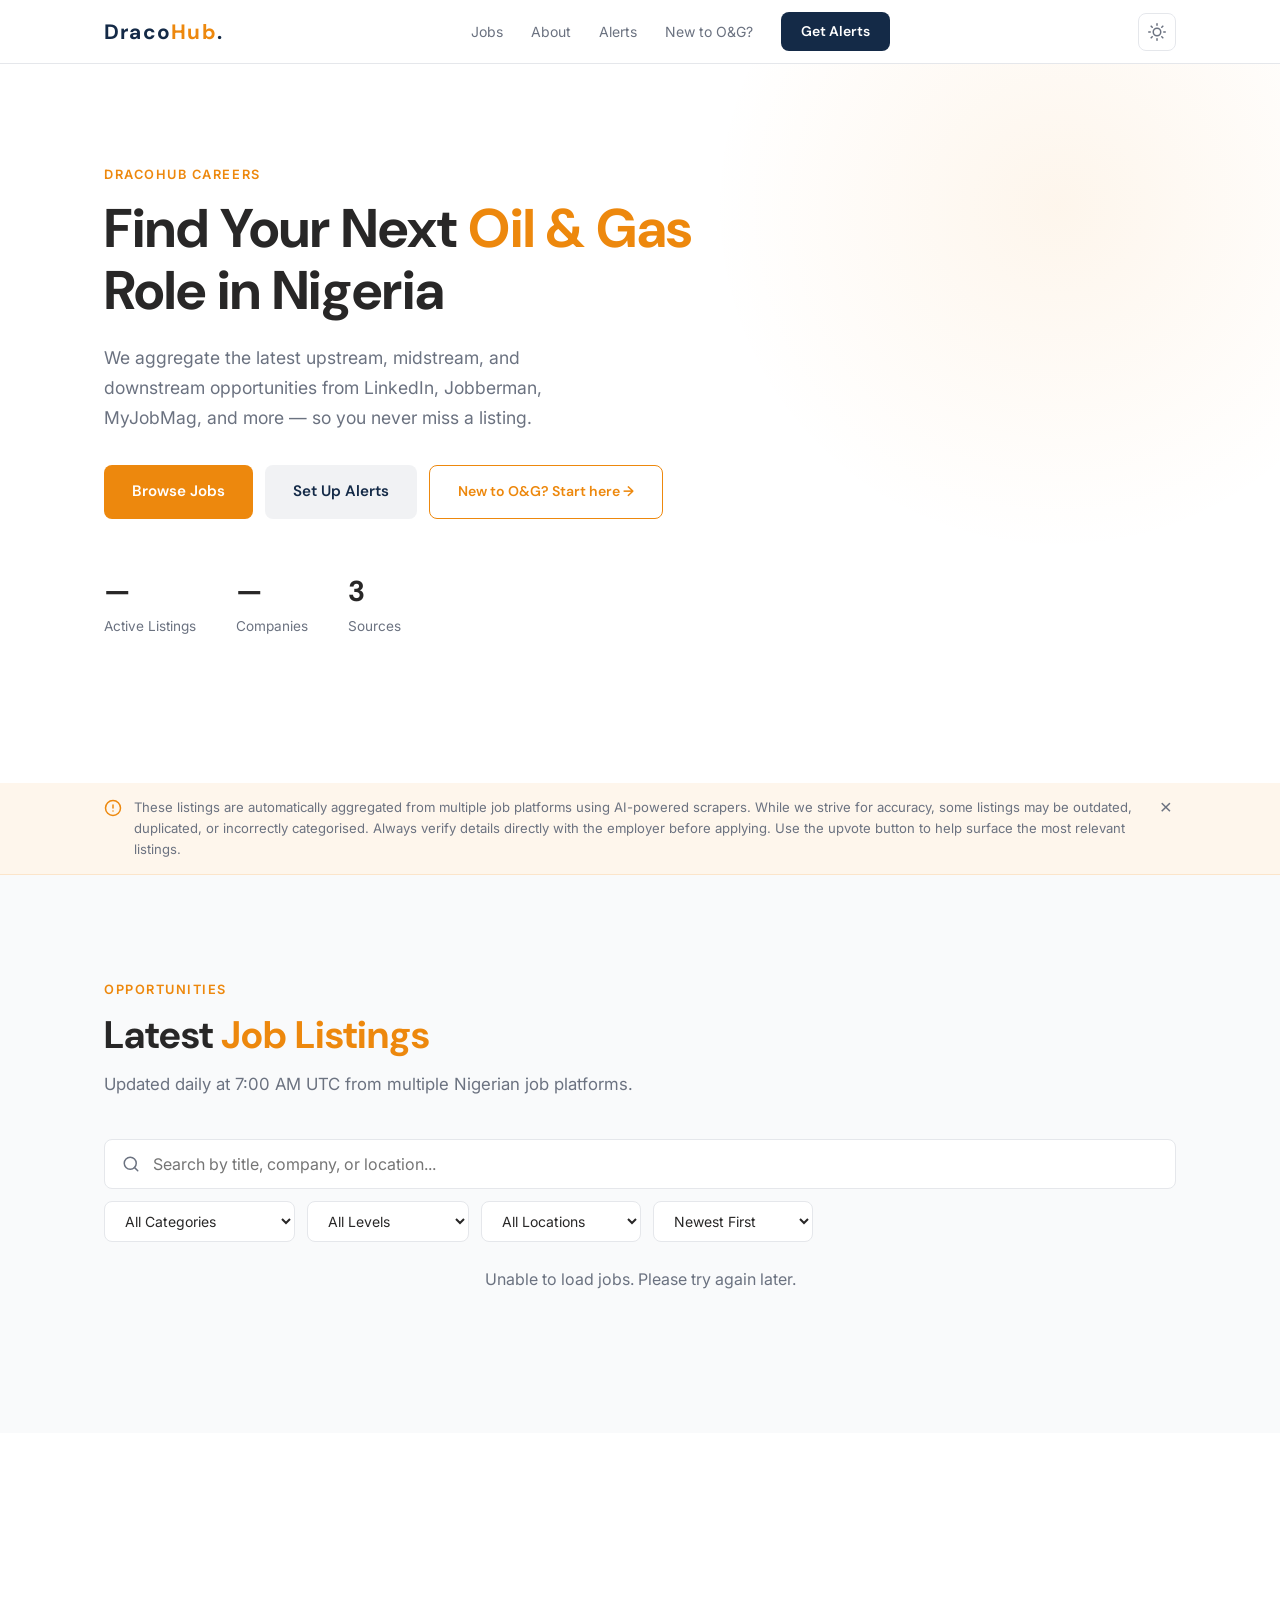
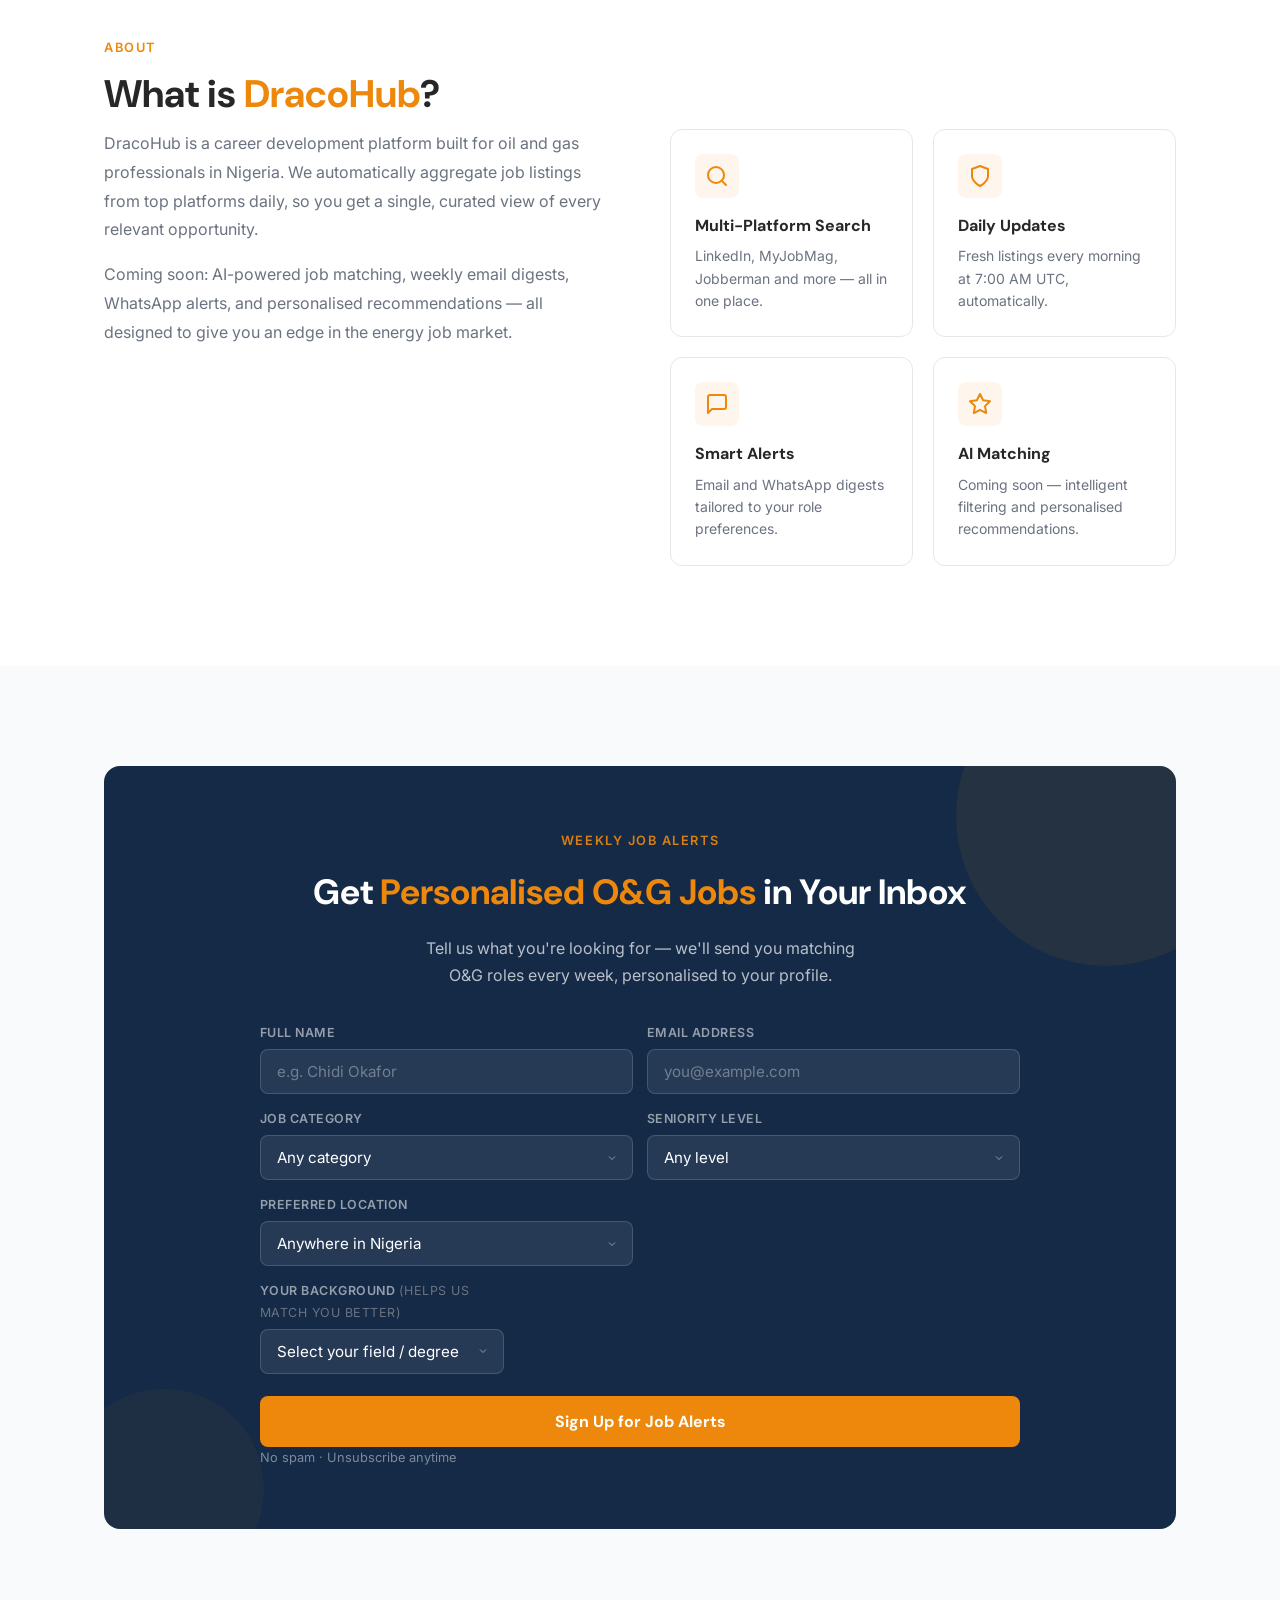
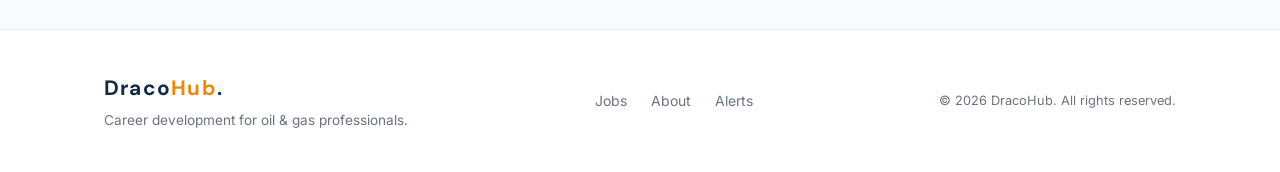
<file: frontend/index.html>
<!DOCTYPE html>
<html lang="en" data-theme="light">
<head>
    <meta charset="UTF-8">
    <meta name="viewport" content="width=device-width, initial-scale=1.0">
    <title>DracoHub Careers — Oil &amp; Gas Jobs in Nigeria</title>
    <meta name="description" content="Discover oil and gas career opportunities across Nigeria. DracoHub aggregates the latest upstream, midstream, and downstream roles from top employers.">
    <link rel="preconnect" href="https://fonts.googleapis.com">
    <link rel="preconnect" href="https://fonts.gstatic.com" crossorigin>
    <link href="https://fonts.googleapis.com/css2?family=DM+Sans:wght@400;500;600;700&family=Inter:wght@400;500;600&display=swap" rel="stylesheet">
    <link rel="stylesheet" href="styles.css">
    <!-- Google tag (gtag.js) -->
    <script async src="https://www.googletagmanager.com/gtag/js?id=G-RW46C4GGWS"></script>
    <script>
      window.dataLayer = window.dataLayer || [];
      function gtag(){dataLayer.push(arguments);}
      gtag('js', new Date());
      gtag('config', 'G-RW46C4GGWS');
    </script>
</head>
<body>

    <!-- Navigation -->
    <nav class="nav" id="nav">
        <div class="nav-inner">
            <a href="/" class="nav-logo">Draco<span class="dot">Hub</span>.</a>
            <div class="nav-links">
                <a href="#jobs">Jobs</a>
                <a href="#about">About</a>
                <a href="#subscribe">Alerts</a>
                <a href="new-to-og.html">New to O&amp;G?</a>
                <a href="#subscribe" class="nav-cta">Get Alerts</a>
            </div>
            <div class="nav-actions">
                <button class="theme-toggle" id="themeToggle" aria-label="Toggle dark mode">
                    <svg class="icon-sun" width="18" height="18" viewBox="0 0 24 24" fill="none" stroke="currentColor" stroke-width="2" stroke-linecap="round" stroke-linejoin="round"><circle cx="12" cy="12" r="5"/><line x1="12" y1="1" x2="12" y2="3"/><line x1="12" y1="21" x2="12" y2="23"/><line x1="4.22" y1="4.22" x2="5.64" y2="5.64"/><line x1="18.36" y1="18.36" x2="19.78" y2="19.78"/><line x1="1" y1="12" x2="3" y2="12"/><line x1="21" y1="12" x2="23" y2="12"/><line x1="4.22" y1="19.78" x2="5.64" y2="18.36"/><line x1="18.36" y1="5.64" x2="19.78" y2="4.22"/></svg>
                    <svg class="icon-moon" width="18" height="18" viewBox="0 0 24 24" fill="none" stroke="currentColor" stroke-width="2" stroke-linecap="round" stroke-linejoin="round"><path d="M21 12.79A9 9 0 1 1 11.21 3 7 7 0 0 0 21 12.79z"/></svg>
                </button>
                <button class="mobile-menu-btn" id="mobileMenuBtn" aria-label="Open menu">
                    <span></span><span></span><span></span>
                </button>
            </div>
        </div>
    </nav>

    <!-- Mobile Menu -->
    <div class="mobile-menu" id="mobileMenu">
        <a href="#jobs" class="mobile-menu-link">Jobs</a>
        <a href="#about" class="mobile-menu-link">About</a>
        <a href="#subscribe" class="mobile-menu-link">Alerts</a>
        <a href="#subscribe" class="mobile-menu-link nav-cta">Get Alerts</a>
    </div>

    <!-- Hero -->
    <section class="hero" id="hero">
        <div class="hero-gradient"></div>
        <div class="container hero-inner">
            <div class="hero-content">
                <span class="section-tag">DracoHub Careers</span>
                <h1>Find Your Next <span class="accent">Oil &amp; Gas</span> Role in Nigeria</h1>
                <p class="hero-sub">We aggregate the latest upstream, midstream, and downstream opportunities from LinkedIn, Jobberman, MyJobMag, and more — so you never miss a listing.</p>
                <div class="hero-actions">
                    <a href="#jobs" class="btn btn-primary">Browse Jobs</a>
                    <a href="#subscribe" class="btn btn-secondary">Set Up Alerts</a>
                    <a href="new-to-og.html" class="btn btn-ghost">New to O&amp;G? Start here →</a>
                </div>
                <div class="hero-stats" id="heroStats">
                    <div class="stat">
                        <span class="stat-number" id="statJobs">—</span>
                        <span class="stat-label">Active Listings</span>
                    </div>
                    <div class="stat">
                        <span class="stat-number" id="statCompanies">—</span>
                        <span class="stat-label">Companies</span>
                    </div>
                    <div class="stat">
                        <span class="stat-number" id="statSources">3</span>
                        <span class="stat-label">Sources</span>
                    </div>
                </div>
            </div>
        </div>
    </section>

    <!-- Disclaimer -->
    <div class="disclaimer" id="disclaimer">
        <div class="container disclaimer-inner">
            <svg width="18" height="18" viewBox="0 0 24 24" fill="none" stroke="currentColor" stroke-width="2" stroke-linecap="round" stroke-linejoin="round"><circle cx="12" cy="12" r="10"/><line x1="12" y1="8" x2="12" y2="12"/><line x1="12" y1="16" x2="12.01" y2="16"/></svg>
            <p>These listings are automatically aggregated from multiple job platforms using AI-powered scrapers. While we strive for accuracy, some listings may be outdated, duplicated, or incorrectly categorised. Always verify details directly with the employer before applying. Use the upvote button to help surface the most relevant listings.</p>
            <button class="disclaimer-close" id="disclaimerClose" aria-label="Dismiss">&times;</button>
        </div>
    </div>

    <!-- Jobs Section -->
    <section class="section section-alt" id="jobs">
        <div class="container">
            <span class="section-tag">Opportunities</span>
            <h2 class="section-heading">Latest <span class="accent">Job Listings</span></h2>
            <p class="section-sub">Updated daily at 7:00 AM UTC from multiple Nigerian job platforms.</p>

            <!-- Search & Filters -->
            <div class="search-bar">
                <div class="search-input-wrap">
                    <svg width="18" height="18" viewBox="0 0 24 24" fill="none" stroke="currentColor" stroke-width="2" stroke-linecap="round" stroke-linejoin="round"><circle cx="11" cy="11" r="8"/><line x1="21" y1="21" x2="16.65" y2="16.65"/></svg>
                    <input type="text" id="searchInput" placeholder="Search by title, company, or location..." class="search-input">
                </div>
                <div class="filter-row">
                    <select id="filterCategory" class="filter-select">
                        <option value="">All Categories</option>
                        <option value="Engineering">Engineering</option>
                        <option value="HSE">HSE</option>
                        <option value="Operations">Operations</option>
                        <option value="Finance">Finance</option>
                        <option value="IT/Digital">IT / Digital</option>
                        <option value="Legal/Contracts">Legal / Contracts</option>
                        <option value="Management">Management</option>
                        <option value="HR">HR</option>
                        <option value="Project Management">Project Management</option>
                    </select>
                    <select id="filterSeniority" class="filter-select">
                        <option value="">All Levels</option>
                        <option value="Graduate/Entry">Graduate / Entry</option>
                        <option value="Mid-Level">Mid-Level</option>
                        <option value="Senior">Senior</option>
                        <option value="Manager">Manager</option>
                        <option value="Executive">Executive</option>
                    </select>
                    <select id="filterLocation" class="filter-select">
                        <option value="">All Locations</option>
                    </select>
                    <select id="filterSort" class="filter-select">
                        <option value="newest">Newest First</option>
                        <option value="oldest">Oldest First</option>
                        <option value="upvotes">Most Upvoted</option>
                        <option value="company">By Company</option>
                    </select>
                </div>
            </div>

            <!-- Weekly Stats Banner -->
            <div class="weekly-stats" id="weeklyStats" style="display:none;">
                <p class="weekly-stats-text" id="weeklyStatsText"></p>
                <div class="weekly-stats-share">
                    <span class="share-label">Share</span>
                    <div class="share-row" id="weeklyShareBtns"></div>
                </div>
            </div>

            <!-- Results count -->
            <p class="results-count" id="resultsCount"></p>

            <!-- Job Cards Grid -->
            <div class="jobs-grid" id="jobsGrid">
                <!-- Skeleton loaders shown while fetching -->
                <div class="job-card skeleton"><div class="skeleton-line w60"></div><div class="skeleton-line w40"></div><div class="skeleton-line w80"></div><div class="skeleton-line w50"></div></div>
                <div class="job-card skeleton"><div class="skeleton-line w60"></div><div class="skeleton-line w40"></div><div class="skeleton-line w80"></div><div class="skeleton-line w50"></div></div>
                <div class="job-card skeleton"><div class="skeleton-line w60"></div><div class="skeleton-line w40"></div><div class="skeleton-line w80"></div><div class="skeleton-line w50"></div></div>
            </div>

            <!-- Load more -->
            <div class="load-more-wrap" id="loadMoreWrap" style="display:none;">
                <button class="btn btn-secondary" id="loadMoreBtn">Load More Jobs</button>
            </div>

            <!-- Empty state -->
            <div class="empty-state" id="emptyState" style="display:none;">
                <p>No jobs match your search. Try broadening your filters.</p>
            </div>
        </div>
    </section>

    <!-- Hot Jobs Section -->
    <section class="section" id="hotJobsSection" style="padding-top:0;">
        <div class="container">
            <div class="hot-jobs-card" id="hotJobsCard" style="display:none;">
                <div class="subscribe-decor-1"></div>
                <div class="hot-jobs-header">
                    <h3 class="hot-jobs-title">This Week's <span>Hot Jobs</span></h3>
                </div>
                <ol class="hot-jobs-list" id="hotJobsList"></ol>
                <div class="hot-jobs-share" id="hotJobsShare"></div>
            </div>
        </div>
    </section>

    <!-- About Section -->
    <section class="section" id="about">
        <div class="container">
            <span class="section-tag">About</span>
            <h2 class="section-heading">What is <span class="accent">DracoHub</span>?</h2>
            <div class="about-grid">
                <div class="about-text">
                    <p>DracoHub is a career development platform built for oil and gas professionals in Nigeria. We automatically aggregate job listings from top platforms daily, so you get a single, curated view of every relevant opportunity.</p>
                    <p>Coming soon: AI-powered job matching, weekly email digests, WhatsApp alerts, and personalised recommendations — all designed to give you an edge in the energy job market.</p>
                </div>
                <div class="features-grid">
                    <div class="feature-card">
                        <div class="feature-icon">
                            <svg width="24" height="24" viewBox="0 0 24 24" fill="none" stroke="currentColor" stroke-width="2" stroke-linecap="round" stroke-linejoin="round"><circle cx="11" cy="11" r="8"/><line x1="21" y1="21" x2="16.65" y2="16.65"/></svg>
                        </div>
                        <h3>Multi-Platform Search</h3>
                        <p>LinkedIn, MyJobMag, Jobberman and more — all in one place.</p>
                    </div>
                    <div class="feature-card">
                        <div class="feature-icon">
                            <svg width="24" height="24" viewBox="0 0 24 24" fill="none" stroke="currentColor" stroke-width="2" stroke-linecap="round" stroke-linejoin="round"><path d="M12 22s8-4 8-10V5l-8-3-8 3v7c0 6 8 10 8 10z"/></svg>
                        </div>
                        <h3>Daily Updates</h3>
                        <p>Fresh listings every morning at 7:00 AM UTC, automatically.</p>
                    </div>
                    <div class="feature-card">
                        <div class="feature-icon">
                            <svg width="24" height="24" viewBox="0 0 24 24" fill="none" stroke="currentColor" stroke-width="2" stroke-linecap="round" stroke-linejoin="round"><path d="M21 15a2 2 0 0 1-2 2H7l-4 4V5a2 2 0 0 1 2-2h14a2 2 0 0 1 2 2z"/></svg>
                        </div>
                        <h3>Smart Alerts</h3>
                        <p>Email and WhatsApp digests tailored to your role preferences.</p>
                    </div>
                    <div class="feature-card">
                        <div class="feature-icon">
                            <svg width="24" height="24" viewBox="0 0 24 24" fill="none" stroke="currentColor" stroke-width="2" stroke-linecap="round" stroke-linejoin="round"><polygon points="12 2 15.09 8.26 22 9.27 17 14.14 18.18 21.02 12 17.77 5.82 21.02 7 14.14 2 9.27 8.91 8.26 12 2"/></svg>
                        </div>
                        <h3>AI Matching</h3>
                        <p>Coming soon — intelligent filtering and personalised recommendations.</p>
                    </div>
                </div>
            </div>
        </div>
    </section>

    <!-- Subscribe Section -->
    <section class="section section-alt" id="subscribe">
        <div class="container">
            <div class="subscribe-card">
                <div class="subscribe-decor-1"></div>
                <div class="subscribe-decor-2"></div>
                <span class="section-tag" style="color: rgba(237,136,13,0.9);">Weekly Job Alerts</span>
                <h2 class="subscribe-heading">Get <span style="color:#ED880D;">Personalised O&amp;G Jobs</span> in Your Inbox</h2>
                <p class="subscribe-sub">Tell us what you're looking for — we'll send you matching O&amp;G roles every week, personalised to your profile.</p>

                <!-- Success state -->
                <div class="alert-success" id="alertSuccess" style="display:none;">
                    <svg width="24" height="24" viewBox="0 0 24 24" fill="none" stroke="currentColor" stroke-width="2" stroke-linecap="round" stroke-linejoin="round"><path d="M22 11.08V12a10 10 0 1 1-5.93-9.14"/><polyline points="22 4 12 14.01 9 11.01"/></svg>
                    <div>
                        <strong>You're on the list!</strong>
                        <p>We'll send your first digest of matching jobs soon.</p>
                    </div>
                </div>

                <form class="alert-form" id="alertForm">
                    <div class="alert-form-row">
                        <div class="alert-field">
                            <label class="alert-label">Full Name</label>
                            <input type="text" id="alertName" class="alert-input" placeholder="e.g. Chidi Okafor" required>
                        </div>
                        <div class="alert-field">
                            <label class="alert-label">Email Address</label>
                            <input type="email" id="alertEmail" class="alert-input" placeholder="you@example.com" required>
                        </div>
                    </div>
                    <div class="alert-form-row">
                        <div class="alert-field">
                            <label class="alert-label">Job Category</label>
                            <select id="alertCategory" class="alert-input alert-select">
                                <option value="">Any category</option>
                                <option value="Engineering">Engineering</option>
                                <option value="HSE">HSE</option>
                                <option value="Operations">Operations</option>
                                <option value="Finance">Finance</option>
                                <option value="IT/Digital">IT / Digital</option>
                                <option value="Legal/Contracts">Legal / Contracts</option>
                                <option value="Management">Management</option>
                                <option value="HR">HR</option>
                                <option value="Project Management">Project Management</option>
                            </select>
                        </div>
                        <div class="alert-field">
                            <label class="alert-label">Seniority Level</label>
                            <select id="alertSeniority" class="alert-input alert-select">
                                <option value="">Any level</option>
                                <option value="Graduate/Entry">Graduate / Entry</option>
                                <option value="Mid-Level">Mid-Level</option>
                                <option value="Senior">Senior</option>
                                <option value="Manager">Manager</option>
                                <option value="Executive">Executive</option>
                            </select>
                        </div>
                        <div class="alert-field">
                            <label class="alert-label">Preferred Location</label>
                            <select id="alertLocation" class="alert-input alert-select">
                                <option value="">Anywhere in Nigeria</option>
                                <option value="Lagos">Lagos</option>
                                <option value="Port Harcourt">Port Harcourt</option>
                                <option value="Abuja">Abuja</option>
                                <option value="Warri">Warri</option>
                                <option value="Benin">Benin</option>
                                <option value="Remote">Remote</option>
                            </select>
                        </div>
                    </div>
                    <div class="alert-form-row">
                        <div class="alert-field" style="flex:1 1 100%">
                            <label class="alert-label">Your Background <span style="color:var(--text-muted);font-weight:400;">(helps us match you better)</span></label>
                            <select id="alertBackground" class="alert-input alert-select">
                                <option value="">Select your field / degree</option>
                                <option value="Mechanical / Civil / Electrical Engineering">Mechanical / Civil / Electrical Engineering</option>
                                <option value="Chemical Engineering / Chemistry">Chemical Engineering / Chemistry</option>
                                <option value="Biochemistry / Biology / Life Sciences">Biochemistry / Biology / Life Sciences</option>
                                <option value="Earth Sciences / Geology / Physics">Earth Sciences / Geology / Physics</option>
                                <option value="Petroleum Engineering">Petroleum Engineering</option>
                                <option value="Finance / Accounting / Economics">Finance / Accounting / Economics</option>
                                <option value="Law / Legal Studies">Law / Legal Studies</option>
                                <option value="Computer Science / IT">Computer Science / IT</option>
                                <option value="Business / Management / Supply Chain">Business / Management / Supply Chain</option>
                                <option value="Environmental Science / Public Health">Environmental Science / Public Health</option>
                                <option value="HR / Social Sciences">HR / Social Sciences</option>
                                <option value="Already working in O&G">Already working in O&amp;G</option>
                                <option value="Other">Other</option>
                            </select>
                        </div>
                    </div>
                    <button type="submit" class="btn btn-primary alert-submit" id="alertSubmit">
                        <span id="alertBtnText">Sign Up for Job Alerts</span>
                        <span id="alertBtnSpinner" style="display:none;">Signing up…</span>
                    </button>
                    <p class="subscribe-note">No spam · Unsubscribe anytime</p>
                </form>
            </div>
        </div>
    </section>

    <!-- Footer -->
    <footer class="footer">
        <div class="container footer-inner">
            <div class="footer-brand">
                <span class="nav-logo">Draco<span class="dot">Hub</span>.</span>
                <p class="footer-tagline">Career development for oil &amp; gas professionals.</p>
            </div>
            <div class="footer-links">
                <a href="#jobs">Jobs</a>
                <a href="#about">About</a>
                <a href="#subscribe">Alerts</a>
            </div>
            <p class="footer-copy">&copy; 2026 DracoHub. All rights reserved.</p>
        </div>
    </footer>

    <!-- Job Detail Modal -->
    <div class="modal-overlay" id="modalOverlay">
        <div class="modal" id="jobModal">
            <button class="modal-close" id="modalClose" aria-label="Close">
                <svg width="20" height="20" viewBox="0 0 24 24" fill="none" stroke="currentColor" stroke-width="2" stroke-linecap="round" stroke-linejoin="round"><line x1="18" y1="6" x2="6" y2="18"/><line x1="6" y1="6" x2="18" y2="18"/></svg>
            </button>
            <div class="modal-body" id="modalBody"></div>
        </div>
    </div>

    <!-- Share Nudge (appears after 3 job views) -->
    <div class="share-nudge" id="shareNudge">
        <button class="share-nudge-close" id="shareNudgeClose">&times;</button>
        <p class="share-nudge-text">Know someone in <strong>oil &amp; gas</strong> looking for work? Share DracoHub with them.</p>
        <div class="share-nudge-actions">
            <a id="nudgeWhatsApp" target="_blank" rel="noopener" class="btn btn-primary" style="background:#25D366;">
                <svg width="16" height="16" viewBox="0 0 24 24" fill="currentColor"><path d="M17.472 14.382c-.297-.149-1.758-.867-2.03-.967-.273-.099-.471-.148-.67.15-.197.297-.767.966-.94 1.164-.173.199-.347.223-.644.075-.297-.15-1.255-.463-2.39-1.475-.883-.788-1.48-1.761-1.653-2.059-.173-.297-.018-.458.13-.606.134-.133.298-.347.446-.52.149-.174.198-.298.298-.497.099-.198.05-.371-.025-.52-.075-.149-.669-1.612-.916-2.207-.242-.579-.487-.5-.669-.51-.173-.008-.371-.01-.57-.01-.198 0-.52.074-.792.372-.272.297-1.04 1.016-1.04 2.479 0 1.462 1.065 2.875 1.213 3.074.149.198 2.096 3.2 5.077 4.487.709.306 1.262.489 1.694.625.712.227 1.36.195 1.871.118.571-.085 1.758-.719 2.006-1.413.248-.694.248-1.289.173-1.413-.074-.124-.272-.198-.57-.347z"/><path d="M12 0C5.373 0 0 5.373 0 12c0 2.625.846 5.059 2.284 7.034L.789 23.492l4.628-1.475A11.932 11.932 0 0012 24c6.627 0 12-5.373 12-12S18.627 0 12 0zm0 21.75c-2.17 0-4.207-.578-5.963-1.585l-.427-.254-2.746.876.88-2.688-.278-.44A9.71 9.71 0 012.25 12c0-5.385 4.365-9.75 9.75-9.75s9.75 4.365 9.75 9.75-4.365 9.75-9.75 9.75z"/></svg>
                Share on WhatsApp
            </a>
            <button id="nudgeCopyLink" class="btn btn-secondary" style="color:#fff;background:rgba(255,255,255,0.12);">Copy Link</button>
        </div>
    </div>

    <!-- Collection Bar (appears when jobs are saved) -->
    <div class="collection-bar" id="collectionBar">
        <div class="collection-bar-inner">
            <span class="collection-bar-info"><strong id="collectionCount">0</strong> jobs saved</span>
            <div class="collection-bar-actions">
                <button class="btn btn-primary" id="shareCollection" style="font-size:0.82rem;padding:8px 16px;">Share Collection</button>
                <button class="btn btn-secondary" id="clearCollection" style="color:#fff;background:rgba(255,255,255,0.1);font-size:0.82rem;padding:8px 16px;">Clear</button>
            </div>
        </div>
    </div>

    <script src="app.js"></script>
</body>
</html>
</file>
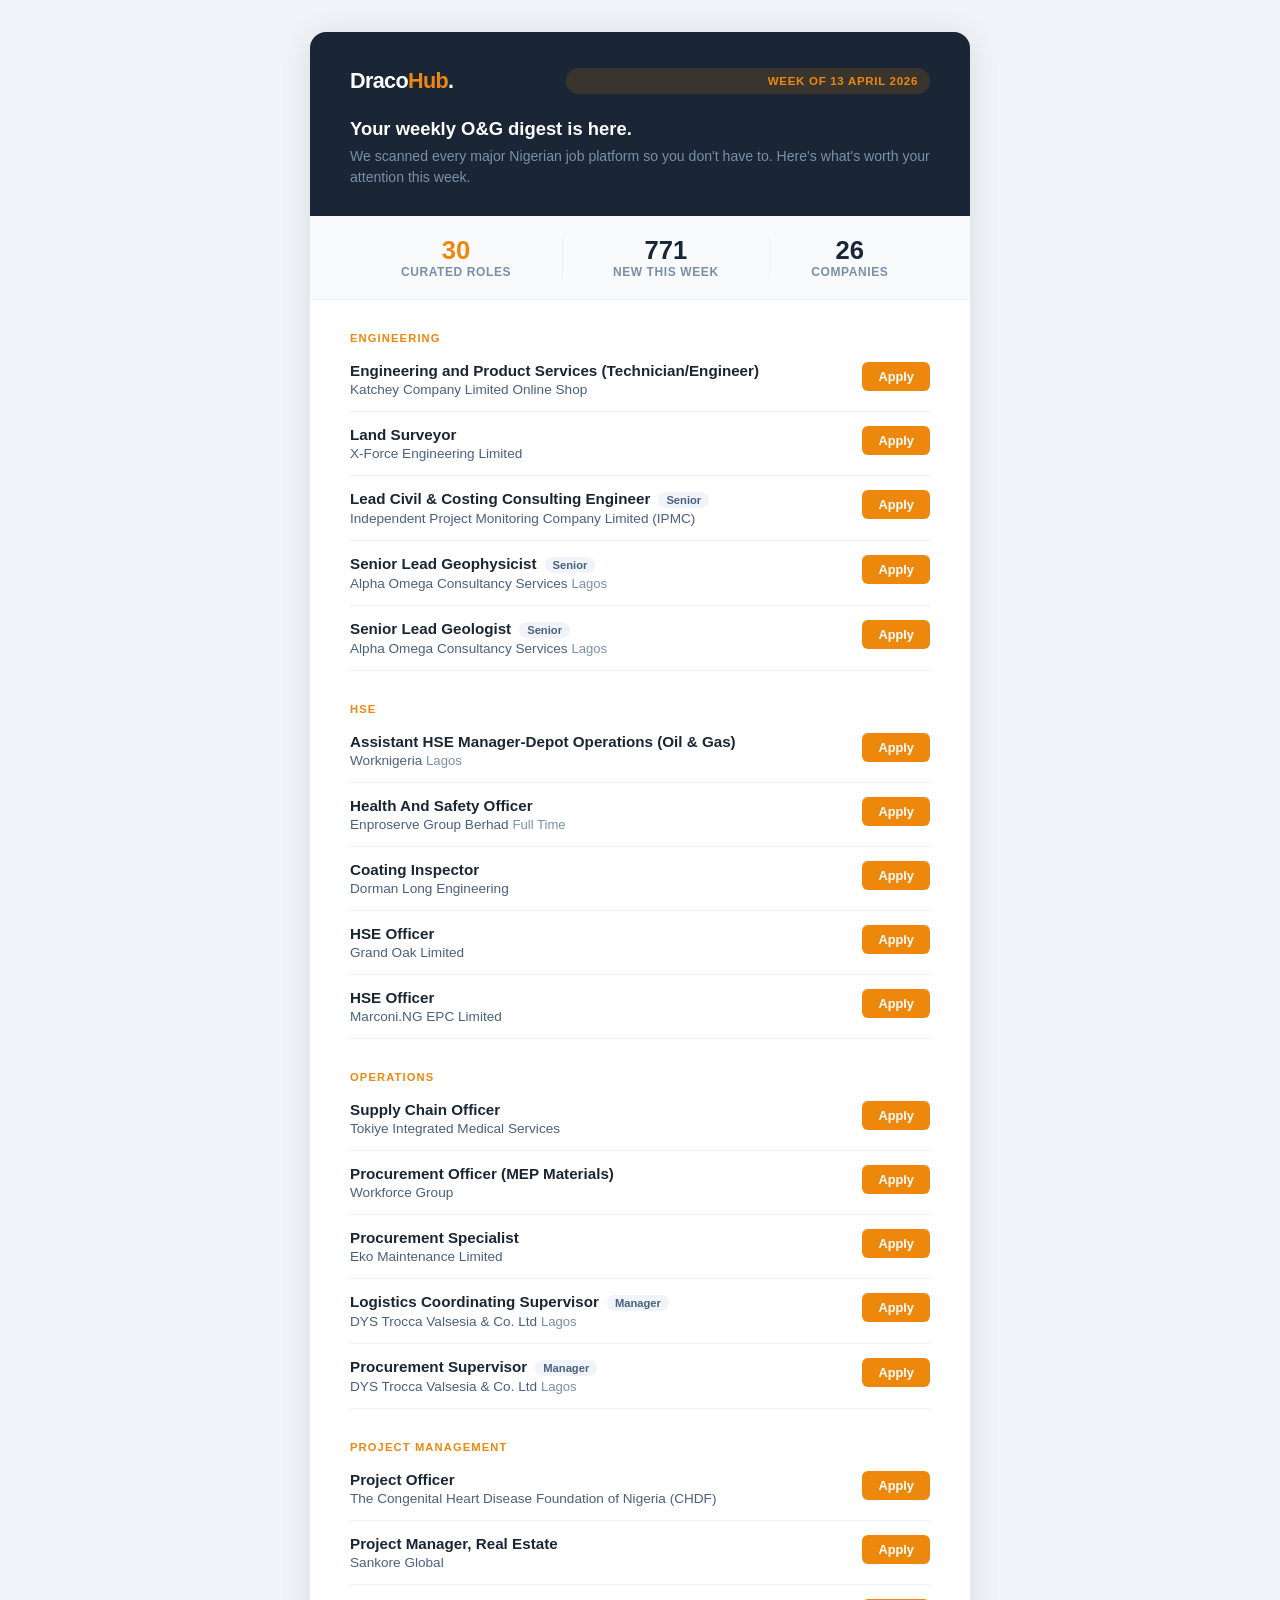
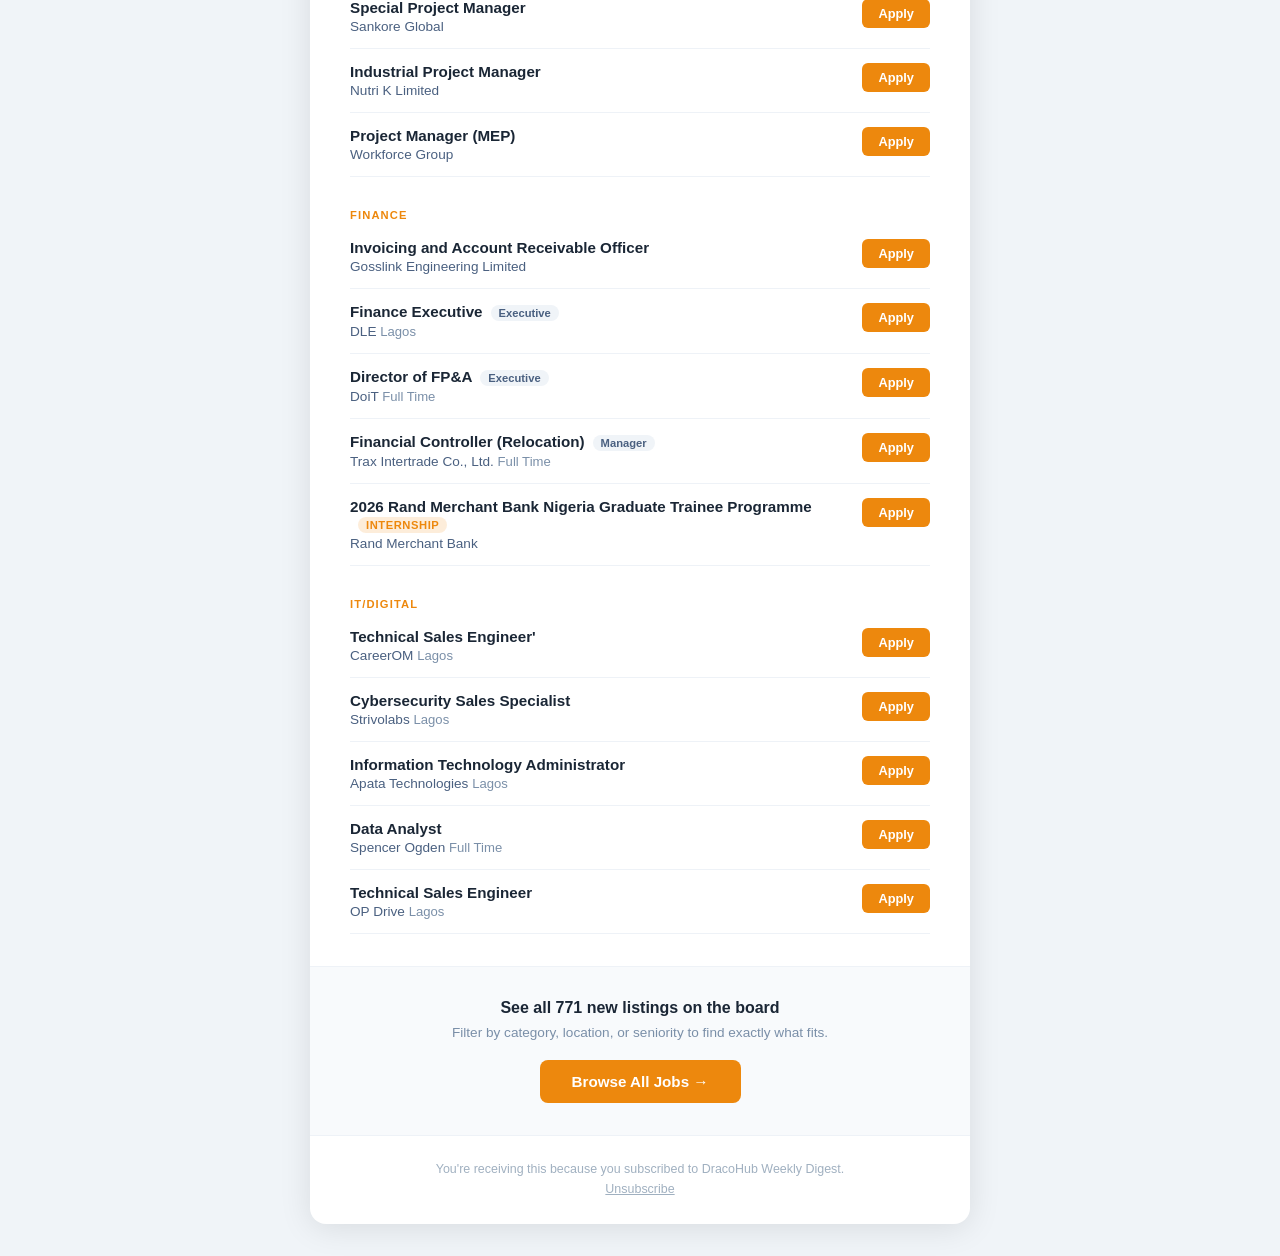
<file: docs/digest_preview.html>
<!DOCTYPE html>
<html lang="en">
<head>
<meta charset="UTF-8">
<meta name="viewport" content="width=device-width, initial-scale=1.0">
<title>DracoHub Weekly Digest — Week of 13 April 2026</title>
</head>
<body style="background:#f0f4f8;font-family:'Helvetica Neue',Arial,sans-serif;color:#1a2635;margin:0;padding:0;">

<table width="100%" cellpadding="0" cellspacing="0" border="0">
<tr><td align="center" style="padding:32px 16px;">

  <table width="660" cellpadding="0" cellspacing="0" border="0" style="max-width:660px;background:#ffffff;border-radius:16px;overflow:hidden;box-shadow:0 4px 32px rgba(0,0,0,0.10);">

    <!-- Header -->
    <tr><td style="background:#1a2635;padding:36px 40px 28px;">
      <table width="100%" cellpadding="0" cellspacing="0" border="0">
        <tr>
          <td style="font-size:1.35rem;font-weight:800;color:#fff;letter-spacing:-0.03em;">
            Draco<span style="color:#ED880D;">Hub</span>.
          </td>
          <td align="right" style="font-size:0.72rem;font-weight:700;color:#ED880D;background:rgba(237,136,13,0.15);padding:4px 12px;border-radius:20px;letter-spacing:0.06em;text-transform:uppercase;white-space:nowrap;">
            Week of 13 April 2026
          </td>
        </tr>
      </table>
      <div style="color:#fff;font-size:1.15rem;font-weight:600;margin-top:24px;margin-bottom:6px;">Your weekly O&amp;G digest is here.</div>
      <div style="color:#7a8fa8;font-size:0.88rem;line-height:1.5;">We scanned every major Nigerian job platform so you don't have to. Here's what's worth your attention this week.</div>
    </td></tr>

    <!-- Stats strip -->
    <tr><td style="background:#f8fafc;padding:20px 40px;border-bottom:1px solid #eef2f7;">
      <table width="100%" cellpadding="0" cellspacing="0" border="0"><tr>
        <td align="center" style="padding:0 12px;">
          <div style="font-size:1.6rem;font-weight:800;color:#ED880D;">30</div>
          <div style="font-size:0.75rem;color:#7a8fa8;font-weight:600;text-transform:uppercase;letter-spacing:0.05em;">Curated Roles</div>
        </td>
        <td align="center" style="padding:0 12px;border-left:1px solid #eef2f7;">
          <div style="font-size:1.6rem;font-weight:800;color:#1a2635;">771</div>
          <div style="font-size:0.75rem;color:#7a8fa8;font-weight:600;text-transform:uppercase;letter-spacing:0.05em;">New This Week</div>
        </td>
        <td align="center" style="padding:0 12px;border-left:1px solid #eef2f7;">
          <div style="font-size:1.6rem;font-weight:800;color:#1a2635;">26</div>
          <div style="font-size:0.75rem;color:#7a8fa8;font-weight:600;text-transform:uppercase;letter-spacing:0.05em;">Companies</div>
        </td>
      </tr></table>
    </td></tr>

    <!-- Jobs -->
    <tr><td style="padding:8px 40px 24px;">
      <table width="100%" cellpadding="0" cellspacing="0" border="0"><tbody>
        
    <tr><td style="padding:24px 0 8px;">
      <div style="font-size:0.7rem;font-weight:800;color:#ED880D;text-transform:uppercase;letter-spacing:0.1em;margin-bottom:4px;">Engineering</div>
      <table width="100%" cellpadding="0" cellspacing="0" border="0"><tbody>
        
    <tr>
      <td style="padding:14px 0;border-bottom:1px solid #eef2f7;">
        <div style="display:flex;justify-content:space-between;align-items:flex-start;gap:12px;">
          <div style="flex:1;">
            <div style="font-weight:600;color:#1a2635;font-size:0.95rem;margin-bottom:3px;">
              Engineering and Product Services (Technician/Engineer)
            </div>
            <div style="color:#4a6080;font-size:0.85rem;">Katchey Company Limited Online Shop </div>
          </div>
          <a href="https://www.myjobmag.com/job/engineering-and-product-services-technician-engineer-katchey-company-limited-online-shop-1" style="display:inline-block;background:#ED880D;color:#fff;text-decoration:none;padding:7px 16px;border-radius:6px;font-size:0.8rem;font-weight:700;white-space:nowrap;flex-shrink:0;">Apply</a>
        </div>
      </td>
    </tr>
    <tr>
      <td style="padding:14px 0;border-bottom:1px solid #eef2f7;">
        <div style="display:flex;justify-content:space-between;align-items:flex-start;gap:12px;">
          <div style="flex:1;">
            <div style="font-weight:600;color:#1a2635;font-size:0.95rem;margin-bottom:3px;">
              Land Surveyor
            </div>
            <div style="color:#4a6080;font-size:0.85rem;">X-Force Engineering Limited </div>
          </div>
          <a href="https://www.myjobmag.com/job/land-surveyor-x-force-engineering-limited" style="display:inline-block;background:#ED880D;color:#fff;text-decoration:none;padding:7px 16px;border-radius:6px;font-size:0.8rem;font-weight:700;white-space:nowrap;flex-shrink:0;">Apply</a>
        </div>
      </td>
    </tr>
    <tr>
      <td style="padding:14px 0;border-bottom:1px solid #eef2f7;">
        <div style="display:flex;justify-content:space-between;align-items:flex-start;gap:12px;">
          <div style="flex:1;">
            <div style="font-weight:600;color:#1a2635;font-size:0.95rem;margin-bottom:3px;">
              Lead Civil & Costing Consulting Engineer<span style="display:inline-block;background:#f0f4f8;color:#4a6080;font-size:0.7rem;font-weight:600;padding:2px 8px;border-radius:10px;margin-left:8px;">Senior</span>
            </div>
            <div style="color:#4a6080;font-size:0.85rem;">Independent Project Monitoring Company Limited (IPMC) </div>
          </div>
          <a href="https://www.myjobmag.com/job/lead-civil-costing-consulting-engineer-independent-project-monitoring-company-limited-ipmc" style="display:inline-block;background:#ED880D;color:#fff;text-decoration:none;padding:7px 16px;border-radius:6px;font-size:0.8rem;font-weight:700;white-space:nowrap;flex-shrink:0;">Apply</a>
        </div>
      </td>
    </tr>
    <tr>
      <td style="padding:14px 0;border-bottom:1px solid #eef2f7;">
        <div style="display:flex;justify-content:space-between;align-items:flex-start;gap:12px;">
          <div style="flex:1;">
            <div style="font-weight:600;color:#1a2635;font-size:0.95rem;margin-bottom:3px;">
              Senior Lead Geophysicist<span style="display:inline-block;background:#f0f4f8;color:#4a6080;font-size:0.7rem;font-weight:600;padding:2px 8px;border-radius:10px;margin-left:8px;">Senior</span>
            </div>
            <div style="color:#4a6080;font-size:0.85rem;">Alpha Omega Consultancy Services <span style="color:#7a8fa8;font-size:0.82rem;">Lagos</span></div>
          </div>
          <a href="https://www.jobberman.com/listings/senior-lead-geophysicist-9kjq0j" style="display:inline-block;background:#ED880D;color:#fff;text-decoration:none;padding:7px 16px;border-radius:6px;font-size:0.8rem;font-weight:700;white-space:nowrap;flex-shrink:0;">Apply</a>
        </div>
      </td>
    </tr>
    <tr>
      <td style="padding:14px 0;border-bottom:1px solid #eef2f7;">
        <div style="display:flex;justify-content:space-between;align-items:flex-start;gap:12px;">
          <div style="flex:1;">
            <div style="font-weight:600;color:#1a2635;font-size:0.95rem;margin-bottom:3px;">
              Senior Lead Geologist<span style="display:inline-block;background:#f0f4f8;color:#4a6080;font-size:0.7rem;font-weight:600;padding:2px 8px;border-radius:10px;margin-left:8px;">Senior</span>
            </div>
            <div style="color:#4a6080;font-size:0.85rem;">Alpha Omega Consultancy Services <span style="color:#7a8fa8;font-size:0.82rem;">Lagos</span></div>
          </div>
          <a href="https://www.jobberman.com/listings/senior-lead-geologist-5pdker" style="display:inline-block;background:#ED880D;color:#fff;text-decoration:none;padding:7px 16px;border-radius:6px;font-size:0.8rem;font-weight:700;white-space:nowrap;flex-shrink:0;">Apply</a>
        </div>
      </td>
    </tr>
      </tbody></table>
    </td></tr>
    <tr><td style="padding:24px 0 8px;">
      <div style="font-size:0.7rem;font-weight:800;color:#ED880D;text-transform:uppercase;letter-spacing:0.1em;margin-bottom:4px;">HSE</div>
      <table width="100%" cellpadding="0" cellspacing="0" border="0"><tbody>
        
    <tr>
      <td style="padding:14px 0;border-bottom:1px solid #eef2f7;">
        <div style="display:flex;justify-content:space-between;align-items:flex-start;gap:12px;">
          <div style="flex:1;">
            <div style="font-weight:600;color:#1a2635;font-size:0.95rem;margin-bottom:3px;">
              Assistant HSE Manager-Depot Operations (Oil & Gas)
            </div>
            <div style="color:#4a6080;font-size:0.85rem;">Worknigeria <span style="color:#7a8fa8;font-size:0.82rem;">Lagos</span></div>
          </div>
          <a href="https://www.jobberman.com/listings/assistant-hse-manager-depot-operations-oil-gas-wrp72g" style="display:inline-block;background:#ED880D;color:#fff;text-decoration:none;padding:7px 16px;border-radius:6px;font-size:0.8rem;font-weight:700;white-space:nowrap;flex-shrink:0;">Apply</a>
        </div>
      </td>
    </tr>
    <tr>
      <td style="padding:14px 0;border-bottom:1px solid #eef2f7;">
        <div style="display:flex;justify-content:space-between;align-items:flex-start;gap:12px;">
          <div style="flex:1;">
            <div style="font-weight:600;color:#1a2635;font-size:0.95rem;margin-bottom:3px;">
              Health And Safety Officer
            </div>
            <div style="color:#4a6080;font-size:0.85rem;">Enproserve Group Berhad <span style="color:#7a8fa8;font-size:0.82rem;">Full Time</span></div>
          </div>
          <a href="https://www.jobberman.com/listings/health-and-safety-officer-j6qgx5" style="display:inline-block;background:#ED880D;color:#fff;text-decoration:none;padding:7px 16px;border-radius:6px;font-size:0.8rem;font-weight:700;white-space:nowrap;flex-shrink:0;">Apply</a>
        </div>
      </td>
    </tr>
    <tr>
      <td style="padding:14px 0;border-bottom:1px solid #eef2f7;">
        <div style="display:flex;justify-content:space-between;align-items:flex-start;gap:12px;">
          <div style="flex:1;">
            <div style="font-weight:600;color:#1a2635;font-size:0.95rem;margin-bottom:3px;">
              Coating Inspector
            </div>
            <div style="color:#4a6080;font-size:0.85rem;">Dorman Long Engineering </div>
          </div>
          <a href="https://www.myjobmag.com/job/coating-inspector-dorman-long-engineering" style="display:inline-block;background:#ED880D;color:#fff;text-decoration:none;padding:7px 16px;border-radius:6px;font-size:0.8rem;font-weight:700;white-space:nowrap;flex-shrink:0;">Apply</a>
        </div>
      </td>
    </tr>
    <tr>
      <td style="padding:14px 0;border-bottom:1px solid #eef2f7;">
        <div style="display:flex;justify-content:space-between;align-items:flex-start;gap:12px;">
          <div style="flex:1;">
            <div style="font-weight:600;color:#1a2635;font-size:0.95rem;margin-bottom:3px;">
              HSE Officer
            </div>
            <div style="color:#4a6080;font-size:0.85rem;">Grand Oak Limited </div>
          </div>
          <a href="https://www.myjobmag.com/job/hse-officer-grand-oak-limited-1" style="display:inline-block;background:#ED880D;color:#fff;text-decoration:none;padding:7px 16px;border-radius:6px;font-size:0.8rem;font-weight:700;white-space:nowrap;flex-shrink:0;">Apply</a>
        </div>
      </td>
    </tr>
    <tr>
      <td style="padding:14px 0;border-bottom:1px solid #eef2f7;">
        <div style="display:flex;justify-content:space-between;align-items:flex-start;gap:12px;">
          <div style="flex:1;">
            <div style="font-weight:600;color:#1a2635;font-size:0.95rem;margin-bottom:3px;">
              HSE Officer
            </div>
            <div style="color:#4a6080;font-size:0.85rem;">Marconi.NG EPC Limited </div>
          </div>
          <a href="https://www.myjobmag.com/job/hse-officer-marconi-ng-epc-limited" style="display:inline-block;background:#ED880D;color:#fff;text-decoration:none;padding:7px 16px;border-radius:6px;font-size:0.8rem;font-weight:700;white-space:nowrap;flex-shrink:0;">Apply</a>
        </div>
      </td>
    </tr>
      </tbody></table>
    </td></tr>
    <tr><td style="padding:24px 0 8px;">
      <div style="font-size:0.7rem;font-weight:800;color:#ED880D;text-transform:uppercase;letter-spacing:0.1em;margin-bottom:4px;">Operations</div>
      <table width="100%" cellpadding="0" cellspacing="0" border="0"><tbody>
        
    <tr>
      <td style="padding:14px 0;border-bottom:1px solid #eef2f7;">
        <div style="display:flex;justify-content:space-between;align-items:flex-start;gap:12px;">
          <div style="flex:1;">
            <div style="font-weight:600;color:#1a2635;font-size:0.95rem;margin-bottom:3px;">
              Supply Chain Officer
            </div>
            <div style="color:#4a6080;font-size:0.85rem;">Tokiye Integrated Medical Services </div>
          </div>
          <a href="https://www.myjobmag.com/job/supply-chain-officer-tokiye-integrated-medical-services-1" style="display:inline-block;background:#ED880D;color:#fff;text-decoration:none;padding:7px 16px;border-radius:6px;font-size:0.8rem;font-weight:700;white-space:nowrap;flex-shrink:0;">Apply</a>
        </div>
      </td>
    </tr>
    <tr>
      <td style="padding:14px 0;border-bottom:1px solid #eef2f7;">
        <div style="display:flex;justify-content:space-between;align-items:flex-start;gap:12px;">
          <div style="flex:1;">
            <div style="font-weight:600;color:#1a2635;font-size:0.95rem;margin-bottom:3px;">
              Procurement Officer (MEP Materials)
            </div>
            <div style="color:#4a6080;font-size:0.85rem;">Workforce Group </div>
          </div>
          <a href="https://www.myjobmag.com/job/procurement-officer-mep-materials" style="display:inline-block;background:#ED880D;color:#fff;text-decoration:none;padding:7px 16px;border-radius:6px;font-size:0.8rem;font-weight:700;white-space:nowrap;flex-shrink:0;">Apply</a>
        </div>
      </td>
    </tr>
    <tr>
      <td style="padding:14px 0;border-bottom:1px solid #eef2f7;">
        <div style="display:flex;justify-content:space-between;align-items:flex-start;gap:12px;">
          <div style="flex:1;">
            <div style="font-weight:600;color:#1a2635;font-size:0.95rem;margin-bottom:3px;">
              Procurement Specialist
            </div>
            <div style="color:#4a6080;font-size:0.85rem;">Eko Maintenance Limited </div>
          </div>
          <a href="https://www.myjobmag.com/job/procurement-specialist-eko-maintenance-limited" style="display:inline-block;background:#ED880D;color:#fff;text-decoration:none;padding:7px 16px;border-radius:6px;font-size:0.8rem;font-weight:700;white-space:nowrap;flex-shrink:0;">Apply</a>
        </div>
      </td>
    </tr>
    <tr>
      <td style="padding:14px 0;border-bottom:1px solid #eef2f7;">
        <div style="display:flex;justify-content:space-between;align-items:flex-start;gap:12px;">
          <div style="flex:1;">
            <div style="font-weight:600;color:#1a2635;font-size:0.95rem;margin-bottom:3px;">
              Logistics Coordinating Supervisor<span style="display:inline-block;background:#f0f4f8;color:#4a6080;font-size:0.7rem;font-weight:600;padding:2px 8px;border-radius:10px;margin-left:8px;">Manager</span>
            </div>
            <div style="color:#4a6080;font-size:0.85rem;">DYS Trocca Valsesia & Co. Ltd <span style="color:#7a8fa8;font-size:0.82rem;">Lagos</span></div>
          </div>
          <a href="https://www.jobberman.com/listings/logistics-coordinating-supervisor-k78emn" style="display:inline-block;background:#ED880D;color:#fff;text-decoration:none;padding:7px 16px;border-radius:6px;font-size:0.8rem;font-weight:700;white-space:nowrap;flex-shrink:0;">Apply</a>
        </div>
      </td>
    </tr>
    <tr>
      <td style="padding:14px 0;border-bottom:1px solid #eef2f7;">
        <div style="display:flex;justify-content:space-between;align-items:flex-start;gap:12px;">
          <div style="flex:1;">
            <div style="font-weight:600;color:#1a2635;font-size:0.95rem;margin-bottom:3px;">
              Procurement Supervisor<span style="display:inline-block;background:#f0f4f8;color:#4a6080;font-size:0.7rem;font-weight:600;padding:2px 8px;border-radius:10px;margin-left:8px;">Manager</span>
            </div>
            <div style="color:#4a6080;font-size:0.85rem;">DYS Trocca Valsesia & Co. Ltd <span style="color:#7a8fa8;font-size:0.82rem;">Lagos</span></div>
          </div>
          <a href="https://www.jobberman.com/listings/procurement-supervisor-7jwzv8" style="display:inline-block;background:#ED880D;color:#fff;text-decoration:none;padding:7px 16px;border-radius:6px;font-size:0.8rem;font-weight:700;white-space:nowrap;flex-shrink:0;">Apply</a>
        </div>
      </td>
    </tr>
      </tbody></table>
    </td></tr>
    <tr><td style="padding:24px 0 8px;">
      <div style="font-size:0.7rem;font-weight:800;color:#ED880D;text-transform:uppercase;letter-spacing:0.1em;margin-bottom:4px;">Project Management</div>
      <table width="100%" cellpadding="0" cellspacing="0" border="0"><tbody>
        
    <tr>
      <td style="padding:14px 0;border-bottom:1px solid #eef2f7;">
        <div style="display:flex;justify-content:space-between;align-items:flex-start;gap:12px;">
          <div style="flex:1;">
            <div style="font-weight:600;color:#1a2635;font-size:0.95rem;margin-bottom:3px;">
              Project Officer
            </div>
            <div style="color:#4a6080;font-size:0.85rem;">The Congenital Heart Disease Foundation of Nigeria (CHDF) </div>
          </div>
          <a href="https://www.myjobmag.com/job/project-officer-the-congenital-heart-disease-foundation-of-nigeria-chdf" style="display:inline-block;background:#ED880D;color:#fff;text-decoration:none;padding:7px 16px;border-radius:6px;font-size:0.8rem;font-weight:700;white-space:nowrap;flex-shrink:0;">Apply</a>
        </div>
      </td>
    </tr>
    <tr>
      <td style="padding:14px 0;border-bottom:1px solid #eef2f7;">
        <div style="display:flex;justify-content:space-between;align-items:flex-start;gap:12px;">
          <div style="flex:1;">
            <div style="font-weight:600;color:#1a2635;font-size:0.95rem;margin-bottom:3px;">
              Project Manager, Real Estate
            </div>
            <div style="color:#4a6080;font-size:0.85rem;">Sankore Global </div>
          </div>
          <a href="https://www.myjobmag.com/job/project-manager-real-estate-sankore-global" style="display:inline-block;background:#ED880D;color:#fff;text-decoration:none;padding:7px 16px;border-radius:6px;font-size:0.8rem;font-weight:700;white-space:nowrap;flex-shrink:0;">Apply</a>
        </div>
      </td>
    </tr>
    <tr>
      <td style="padding:14px 0;border-bottom:1px solid #eef2f7;">
        <div style="display:flex;justify-content:space-between;align-items:flex-start;gap:12px;">
          <div style="flex:1;">
            <div style="font-weight:600;color:#1a2635;font-size:0.95rem;margin-bottom:3px;">
              Special Project Manager
            </div>
            <div style="color:#4a6080;font-size:0.85rem;">Sankore Global </div>
          </div>
          <a href="https://www.myjobmag.com/job/special-project-manager-sankore-global-2" style="display:inline-block;background:#ED880D;color:#fff;text-decoration:none;padding:7px 16px;border-radius:6px;font-size:0.8rem;font-weight:700;white-space:nowrap;flex-shrink:0;">Apply</a>
        </div>
      </td>
    </tr>
    <tr>
      <td style="padding:14px 0;border-bottom:1px solid #eef2f7;">
        <div style="display:flex;justify-content:space-between;align-items:flex-start;gap:12px;">
          <div style="flex:1;">
            <div style="font-weight:600;color:#1a2635;font-size:0.95rem;margin-bottom:3px;">
              Industrial Project Manager
            </div>
            <div style="color:#4a6080;font-size:0.85rem;">Nutri K Limited </div>
          </div>
          <a href="https://www.myjobmag.com/job/industrial-project-manager-nutri-k-limited-1" style="display:inline-block;background:#ED880D;color:#fff;text-decoration:none;padding:7px 16px;border-radius:6px;font-size:0.8rem;font-weight:700;white-space:nowrap;flex-shrink:0;">Apply</a>
        </div>
      </td>
    </tr>
    <tr>
      <td style="padding:14px 0;border-bottom:1px solid #eef2f7;">
        <div style="display:flex;justify-content:space-between;align-items:flex-start;gap:12px;">
          <div style="flex:1;">
            <div style="font-weight:600;color:#1a2635;font-size:0.95rem;margin-bottom:3px;">
              Project Manager (MEP)
            </div>
            <div style="color:#4a6080;font-size:0.85rem;">Workforce Group </div>
          </div>
          <a href="https://www.myjobmag.com/job/project-manager-mep" style="display:inline-block;background:#ED880D;color:#fff;text-decoration:none;padding:7px 16px;border-radius:6px;font-size:0.8rem;font-weight:700;white-space:nowrap;flex-shrink:0;">Apply</a>
        </div>
      </td>
    </tr>
      </tbody></table>
    </td></tr>
    <tr><td style="padding:24px 0 8px;">
      <div style="font-size:0.7rem;font-weight:800;color:#ED880D;text-transform:uppercase;letter-spacing:0.1em;margin-bottom:4px;">Finance</div>
      <table width="100%" cellpadding="0" cellspacing="0" border="0"><tbody>
        
    <tr>
      <td style="padding:14px 0;border-bottom:1px solid #eef2f7;">
        <div style="display:flex;justify-content:space-between;align-items:flex-start;gap:12px;">
          <div style="flex:1;">
            <div style="font-weight:600;color:#1a2635;font-size:0.95rem;margin-bottom:3px;">
              Invoicing and Account Receivable Officer
            </div>
            <div style="color:#4a6080;font-size:0.85rem;">Gosslink Engineering Limited </div>
          </div>
          <a href="https://www.myjobmag.com/job/invoicing-and-account-receivable-officer-gosslink-engineering-limited" style="display:inline-block;background:#ED880D;color:#fff;text-decoration:none;padding:7px 16px;border-radius:6px;font-size:0.8rem;font-weight:700;white-space:nowrap;flex-shrink:0;">Apply</a>
        </div>
      </td>
    </tr>
    <tr>
      <td style="padding:14px 0;border-bottom:1px solid #eef2f7;">
        <div style="display:flex;justify-content:space-between;align-items:flex-start;gap:12px;">
          <div style="flex:1;">
            <div style="font-weight:600;color:#1a2635;font-size:0.95rem;margin-bottom:3px;">
              Finance Executive<span style="display:inline-block;background:#f0f4f8;color:#4a6080;font-size:0.7rem;font-weight:600;padding:2px 8px;border-radius:10px;margin-left:8px;">Executive</span>
            </div>
            <div style="color:#4a6080;font-size:0.85rem;">DLE <span style="color:#7a8fa8;font-size:0.82rem;">Lagos</span></div>
          </div>
          <a href="https://www.jobberman.com/listings/finance-executive-wrp66p" style="display:inline-block;background:#ED880D;color:#fff;text-decoration:none;padding:7px 16px;border-radius:6px;font-size:0.8rem;font-weight:700;white-space:nowrap;flex-shrink:0;">Apply</a>
        </div>
      </td>
    </tr>
    <tr>
      <td style="padding:14px 0;border-bottom:1px solid #eef2f7;">
        <div style="display:flex;justify-content:space-between;align-items:flex-start;gap:12px;">
          <div style="flex:1;">
            <div style="font-weight:600;color:#1a2635;font-size:0.95rem;margin-bottom:3px;">
              Director of  FP&A<span style="display:inline-block;background:#f0f4f8;color:#4a6080;font-size:0.7rem;font-weight:600;padding:2px 8px;border-radius:10px;margin-left:8px;">Executive</span>
            </div>
            <div style="color:#4a6080;font-size:0.85rem;">DoiT <span style="color:#7a8fa8;font-size:0.82rem;">Full Time</span></div>
          </div>
          <a href="https://www.jobberman.com/listings/director-of-fpa-m0gw6j" style="display:inline-block;background:#ED880D;color:#fff;text-decoration:none;padding:7px 16px;border-radius:6px;font-size:0.8rem;font-weight:700;white-space:nowrap;flex-shrink:0;">Apply</a>
        </div>
      </td>
    </tr>
    <tr>
      <td style="padding:14px 0;border-bottom:1px solid #eef2f7;">
        <div style="display:flex;justify-content:space-between;align-items:flex-start;gap:12px;">
          <div style="flex:1;">
            <div style="font-weight:600;color:#1a2635;font-size:0.95rem;margin-bottom:3px;">
              Financial Controller (Relocation)<span style="display:inline-block;background:#f0f4f8;color:#4a6080;font-size:0.7rem;font-weight:600;padding:2px 8px;border-radius:10px;margin-left:8px;">Manager</span>
            </div>
            <div style="color:#4a6080;font-size:0.85rem;">Trax Intertrade Co., Ltd. <span style="color:#7a8fa8;font-size:0.82rem;">Full Time</span></div>
          </div>
          <a href="https://www.jobberman.com/listings/financial-controller-relocation-wrp07g" style="display:inline-block;background:#ED880D;color:#fff;text-decoration:none;padding:7px 16px;border-radius:6px;font-size:0.8rem;font-weight:700;white-space:nowrap;flex-shrink:0;">Apply</a>
        </div>
      </td>
    </tr>
    <tr>
      <td style="padding:14px 0;border-bottom:1px solid #eef2f7;">
        <div style="display:flex;justify-content:space-between;align-items:flex-start;gap:12px;">
          <div style="flex:1;">
            <div style="font-weight:600;color:#1a2635;font-size:0.95rem;margin-bottom:3px;">
              2026 Rand Merchant Bank Nigeria Graduate Trainee Programme<span style="display:inline-block;background:rgba(237,136,13,0.15);color:#ED880D;font-size:0.7rem;font-weight:700;padding:2px 8px;border-radius:10px;margin-left:8px;text-transform:uppercase;letter-spacing:0.05em;">Internship</span>
            </div>
            <div style="color:#4a6080;font-size:0.85rem;">Rand Merchant Bank </div>
          </div>
          <a href="https://www.myjobmag.com/job/2026-rand-merchant-bank-nigeria-graduate-trainee-programme-rand-merchant-bank" style="display:inline-block;background:#ED880D;color:#fff;text-decoration:none;padding:7px 16px;border-radius:6px;font-size:0.8rem;font-weight:700;white-space:nowrap;flex-shrink:0;">Apply</a>
        </div>
      </td>
    </tr>
      </tbody></table>
    </td></tr>
    <tr><td style="padding:24px 0 8px;">
      <div style="font-size:0.7rem;font-weight:800;color:#ED880D;text-transform:uppercase;letter-spacing:0.1em;margin-bottom:4px;">IT/Digital</div>
      <table width="100%" cellpadding="0" cellspacing="0" border="0"><tbody>
        
    <tr>
      <td style="padding:14px 0;border-bottom:1px solid #eef2f7;">
        <div style="display:flex;justify-content:space-between;align-items:flex-start;gap:12px;">
          <div style="flex:1;">
            <div style="font-weight:600;color:#1a2635;font-size:0.95rem;margin-bottom:3px;">
              Technical Sales Engineer'
            </div>
            <div style="color:#4a6080;font-size:0.85rem;">CareerOM <span style="color:#7a8fa8;font-size:0.82rem;">Lagos</span></div>
          </div>
          <a href="https://www.jobberman.com/listings/technical-sales-engineer-5pdkn0" style="display:inline-block;background:#ED880D;color:#fff;text-decoration:none;padding:7px 16px;border-radius:6px;font-size:0.8rem;font-weight:700;white-space:nowrap;flex-shrink:0;">Apply</a>
        </div>
      </td>
    </tr>
    <tr>
      <td style="padding:14px 0;border-bottom:1px solid #eef2f7;">
        <div style="display:flex;justify-content:space-between;align-items:flex-start;gap:12px;">
          <div style="flex:1;">
            <div style="font-weight:600;color:#1a2635;font-size:0.95rem;margin-bottom:3px;">
              Cybersecurity Sales Specialist
            </div>
            <div style="color:#4a6080;font-size:0.85rem;">Strivolabs <span style="color:#7a8fa8;font-size:0.82rem;">Lagos</span></div>
          </div>
          <a href="https://www.jobberman.com/listings/cybersecurity-sales-specialist-m0gqjd" style="display:inline-block;background:#ED880D;color:#fff;text-decoration:none;padding:7px 16px;border-radius:6px;font-size:0.8rem;font-weight:700;white-space:nowrap;flex-shrink:0;">Apply</a>
        </div>
      </td>
    </tr>
    <tr>
      <td style="padding:14px 0;border-bottom:1px solid #eef2f7;">
        <div style="display:flex;justify-content:space-between;align-items:flex-start;gap:12px;">
          <div style="flex:1;">
            <div style="font-weight:600;color:#1a2635;font-size:0.95rem;margin-bottom:3px;">
              Information Technology Administrator
            </div>
            <div style="color:#4a6080;font-size:0.85rem;">Apata Technologies <span style="color:#7a8fa8;font-size:0.82rem;">Lagos</span></div>
          </div>
          <a href="https://www.jobberman.com/listings/information-technology-administrator-x8p9zq" style="display:inline-block;background:#ED880D;color:#fff;text-decoration:none;padding:7px 16px;border-radius:6px;font-size:0.8rem;font-weight:700;white-space:nowrap;flex-shrink:0;">Apply</a>
        </div>
      </td>
    </tr>
    <tr>
      <td style="padding:14px 0;border-bottom:1px solid #eef2f7;">
        <div style="display:flex;justify-content:space-between;align-items:flex-start;gap:12px;">
          <div style="flex:1;">
            <div style="font-weight:600;color:#1a2635;font-size:0.95rem;margin-bottom:3px;">
              Data Analyst
            </div>
            <div style="color:#4a6080;font-size:0.85rem;">Spencer Ogden <span style="color:#7a8fa8;font-size:0.82rem;">Full Time</span></div>
          </div>
          <a href="https://www.jobberman.com/listings/data-analyst-wrp6z5" style="display:inline-block;background:#ED880D;color:#fff;text-decoration:none;padding:7px 16px;border-radius:6px;font-size:0.8rem;font-weight:700;white-space:nowrap;flex-shrink:0;">Apply</a>
        </div>
      </td>
    </tr>
    <tr>
      <td style="padding:14px 0;border-bottom:1px solid #eef2f7;">
        <div style="display:flex;justify-content:space-between;align-items:flex-start;gap:12px;">
          <div style="flex:1;">
            <div style="font-weight:600;color:#1a2635;font-size:0.95rem;margin-bottom:3px;">
              Technical Sales Engineer
            </div>
            <div style="color:#4a6080;font-size:0.85rem;">OP Drive <span style="color:#7a8fa8;font-size:0.82rem;">Lagos</span></div>
          </div>
          <a href="https://www.jobberman.com/listings/technical-sales-engineer-k78gmv-v1" style="display:inline-block;background:#ED880D;color:#fff;text-decoration:none;padding:7px 16px;border-radius:6px;font-size:0.8rem;font-weight:700;white-space:nowrap;flex-shrink:0;">Apply</a>
        </div>
      </td>
    </tr>
      </tbody></table>
    </td></tr>
      </tbody></table>
    </td></tr>

    <!-- CTA -->
    <tr><td style="background:#f8fafc;padding:32px 40px;text-align:center;border-top:1px solid #eef2f7;">
      <div style="font-size:1rem;font-weight:700;color:#1a2635;margin-bottom:8px;">See all 771 new listings on the board</div>
      <div style="font-size:0.85rem;color:#7a8fa8;margin-bottom:20px;">Filter by category, location, or seniority to find exactly what fits.</div>
      <a href="https://dracohub.co" style="display:inline-block;background:#ED880D;color:#fff;text-decoration:none;padding:13px 32px;border-radius:8px;font-weight:700;font-size:0.95rem;">Browse All Jobs →</a>
    </td></tr>

    <!-- Footer -->
    <tr><td style="padding:24px 40px;text-align:center;border-top:1px solid #eef2f7;">
      <div style="font-size:0.78rem;color:#a0b0c0;line-height:1.6;">
        You're receiving this because you subscribed to DracoHub Weekly Digest.<br>
        <a href="{{ subscriber.unsubscribe_url }}" style="color:#a0b0c0;">Unsubscribe</a>
      </div>
    </td></tr>

  </table>
</td></tr>
</table>

</body>
</html>
</file>
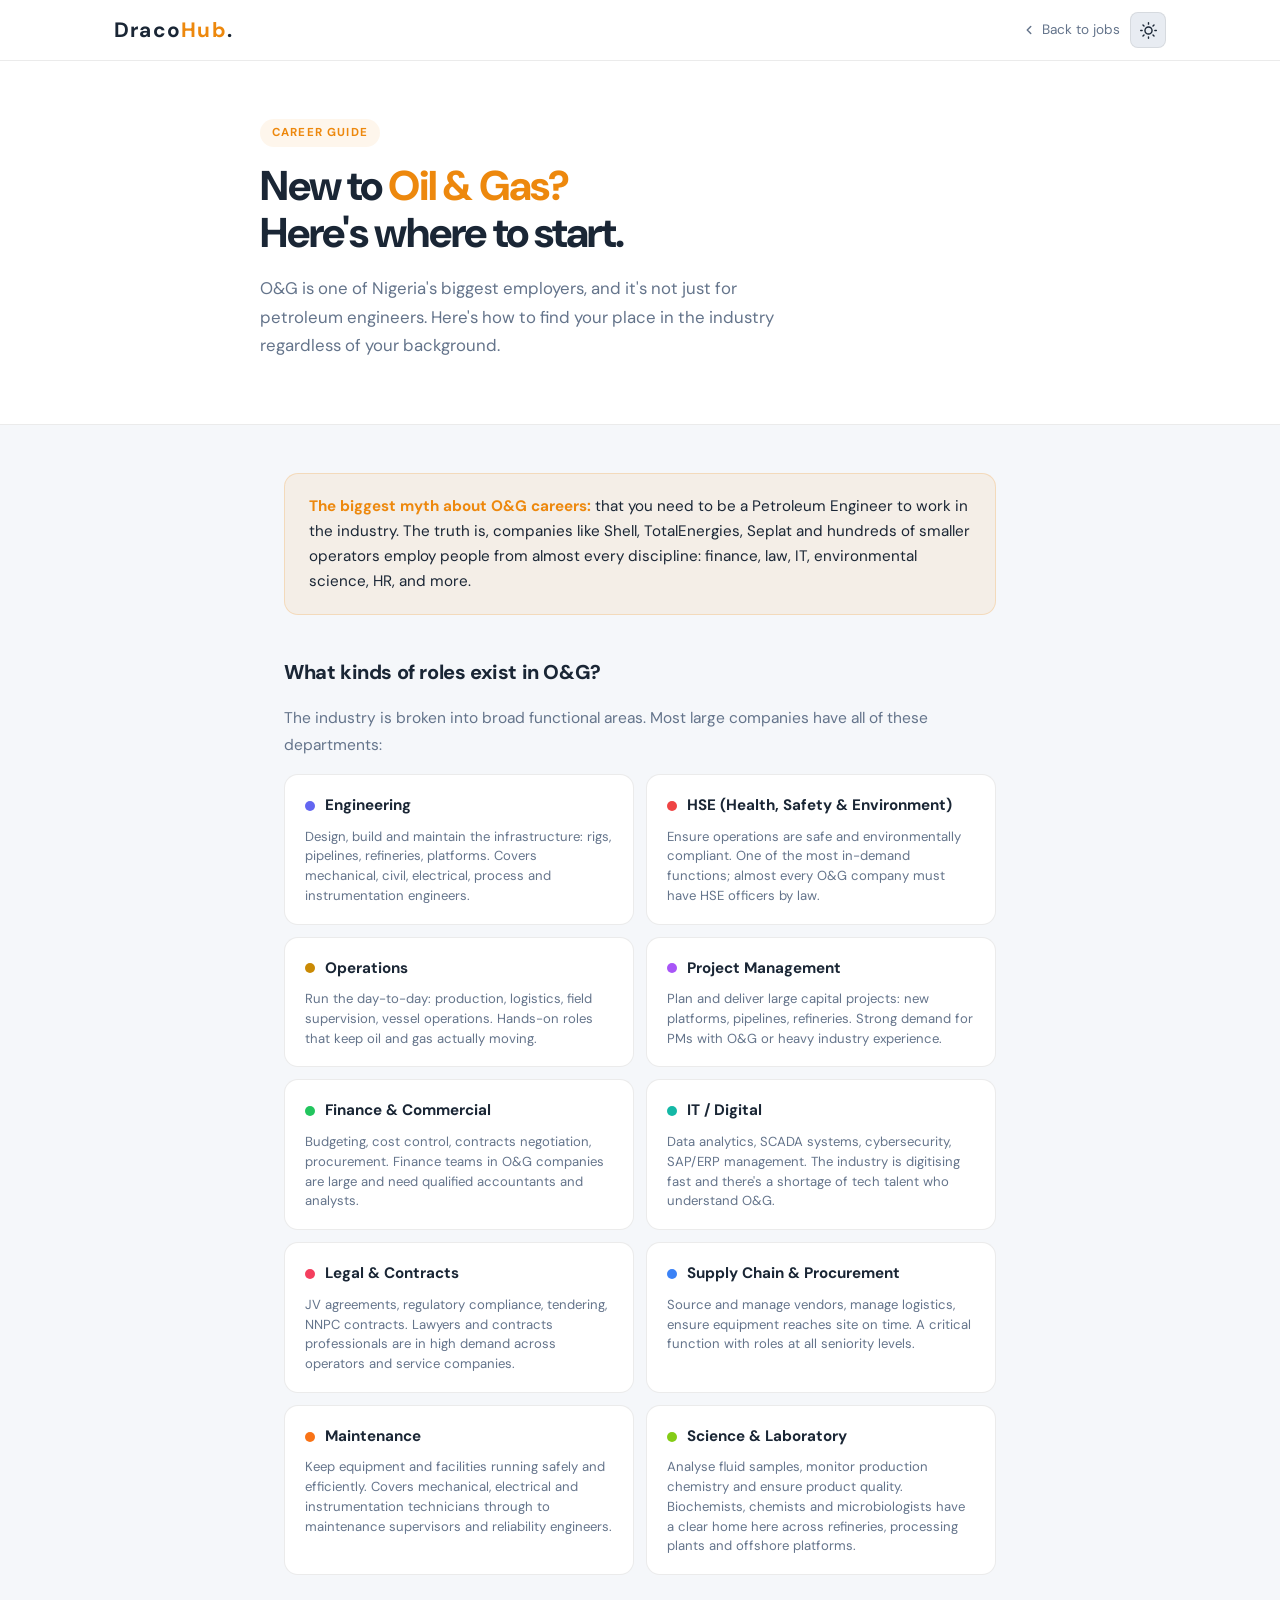
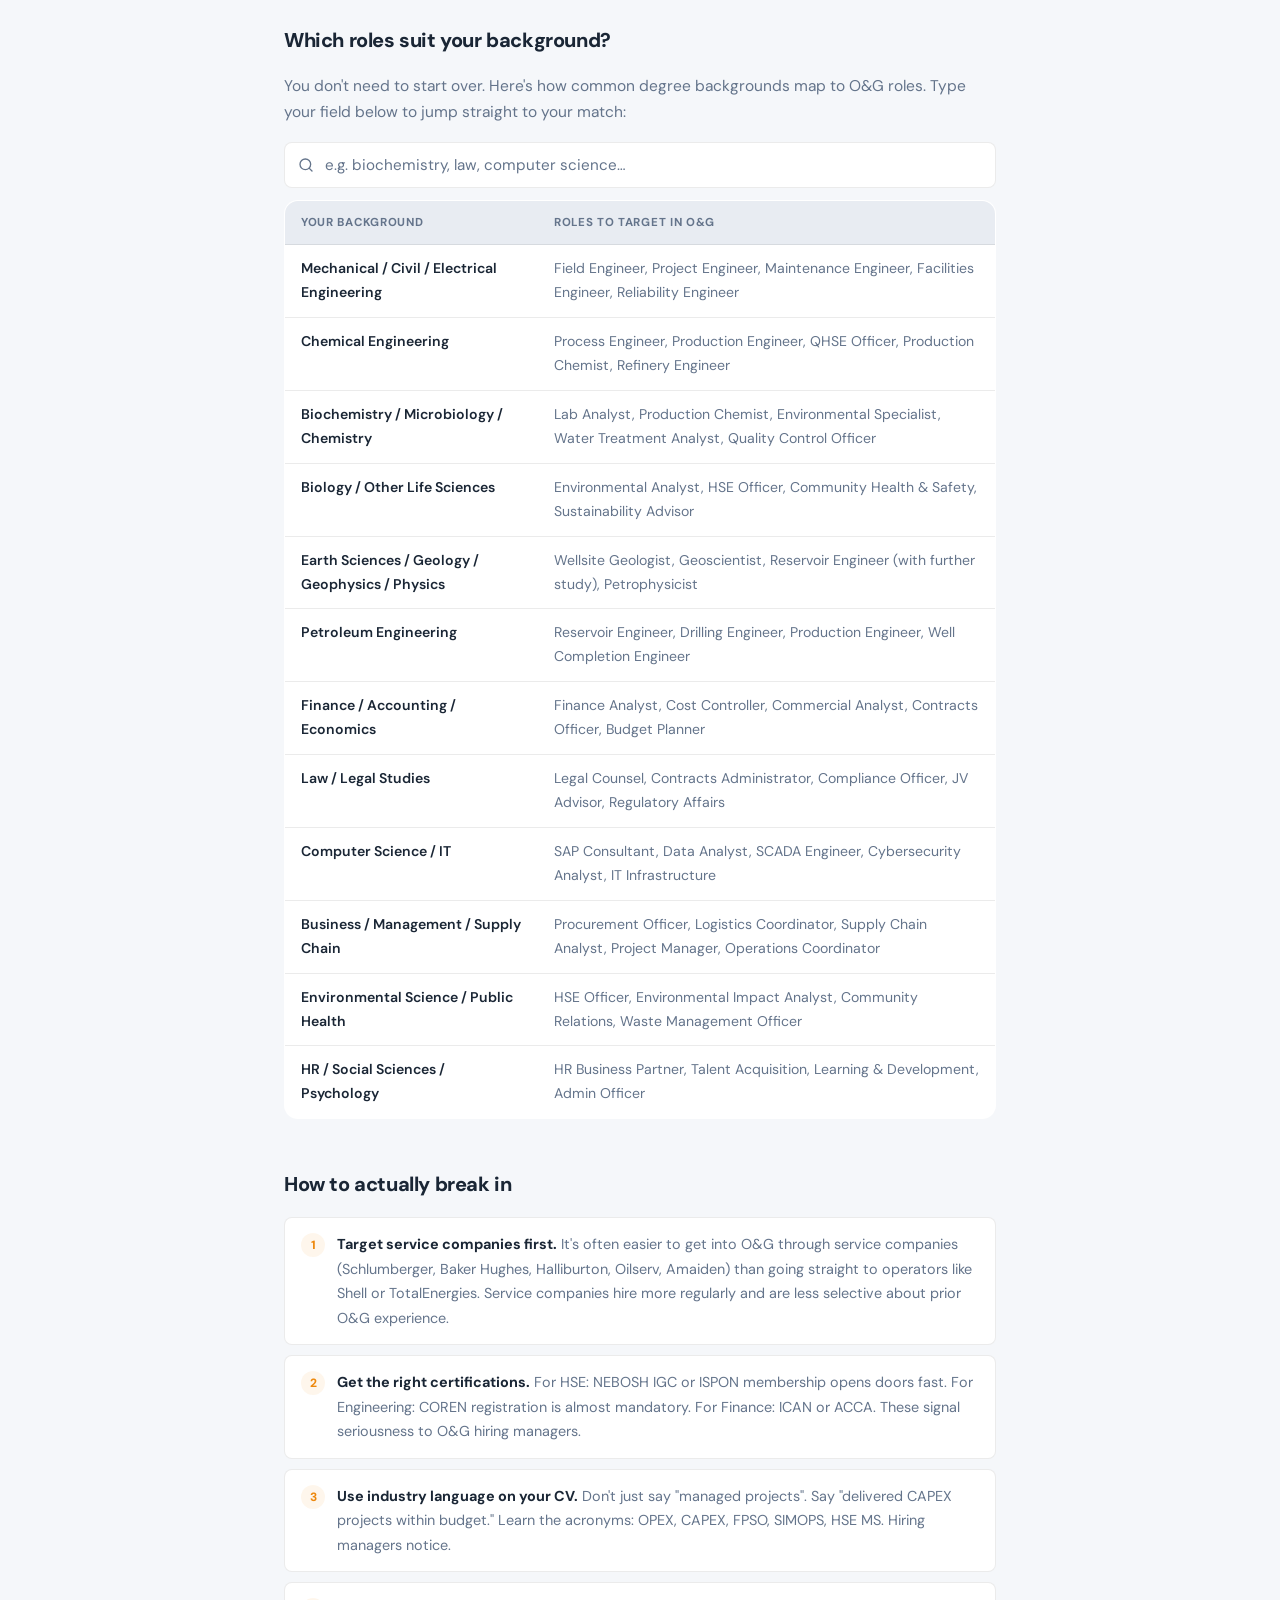
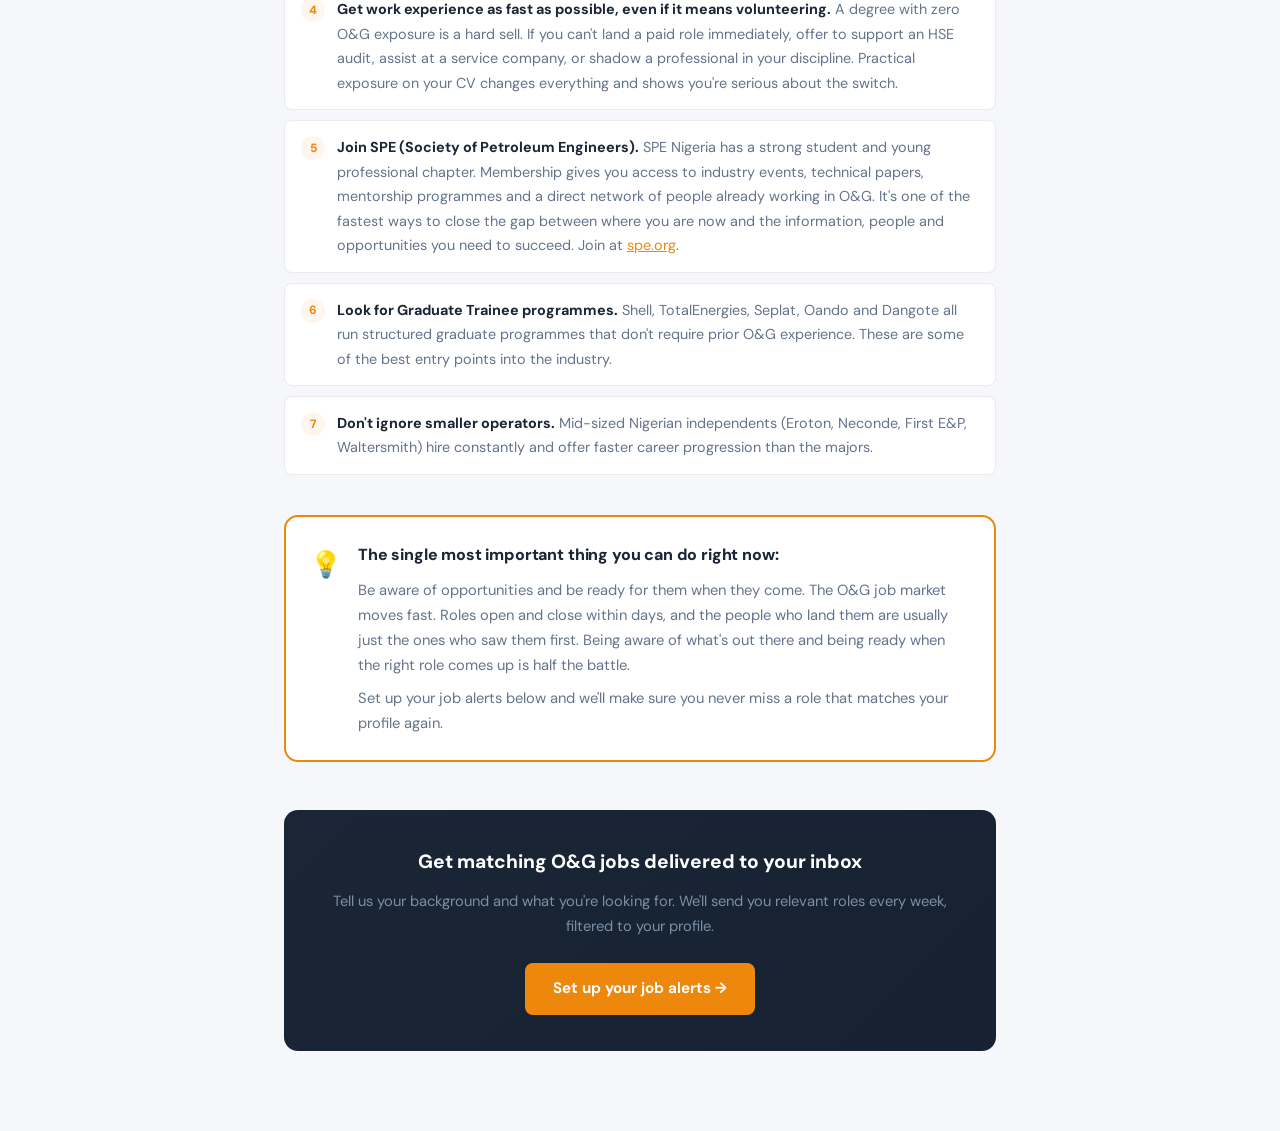
<file: docs/new-to-og.html>
<!DOCTYPE html>
<html lang="en" data-theme="light">
<head>
<meta charset="UTF-8">
<meta name="viewport" content="width=device-width, initial-scale=1.0">
<title>New to Oil & Gas? | DracoHub Careers</title>
<meta name="description" content="A practical guide to breaking into the Oil & Gas industry in Nigeria: what roles exist, which backgrounds qualify, and how to get started.">
<link rel="preconnect" href="https://fonts.googleapis.com">
<link rel="preconnect" href="https://fonts.gstatic.com" crossorigin>
<link href="https://fonts.googleapis.com/css2?family=DM+Sans:wght@400;500;600;700&family=Inter:wght@400;500;600&display=swap" rel="stylesheet">
<!-- Google tag (gtag.js) -->
<script async src="https://www.googletagmanager.com/gtag/js?id=G-RW46C4GGWS"></script>
<script>
  window.dataLayer = window.dataLayer || [];
  function gtag(){dataLayer.push(arguments);}
  gtag('js', new Date());
  gtag('config', 'G-RW46C4GGWS');
</script>
<style>
  :root {
    --bg: #f5f7fa;
    --bg2: #ffffff;
    --bg3: #e8ecf2;
    --border: rgba(0,0,0,0.08);
    --text: #1a2635;
    --muted: #64748b;
    --accent: #ED880D;
    --accent-tint: rgba(237,136,13,0.08);
    --radius: 14px;
    --radius-sm: 8px;
    --font: 'DM Sans', system-ui, sans-serif;
    --max: 760px;
  }
  [data-theme="dark"] {
    --bg: #0F1419;
    --bg2: #161B22;
    --bg3: #1d2433;
    --border: #2D333B;
    --text: #E0E0E0;
    --muted: #8B949E;
    --accent-tint: rgba(237,136,13,0.12);
  }
  * { box-sizing: border-box; margin: 0; padding: 0; }
  body { background: var(--bg); color: var(--text); font-family: var(--font); line-height: 1.7; }

  /* ── Nav ── */
  .nav {
    background: var(--bg2); border-bottom: 1px solid var(--border);
    position: sticky; top: 0; z-index: 10;
  }
  .nav-inner {
    max-width: 1100px; margin: 0 auto; padding: 0 24px;
    display: flex; align-items: center; justify-content: space-between; height: 60px;
  }
  .nav-logo { font-family: 'DM Sans', system-ui, sans-serif; font-size: 1.3rem; font-weight: 700; letter-spacing: 0.06em; text-decoration: none; color: var(--text); }
  .dot { color: var(--accent); }
  .nav-back {
    font-size: 0.85rem; color: var(--muted); text-decoration: none;
    display: flex; align-items: center; gap: 6px; transition: color 0.2s;
  }
  .nav-back:hover { color: var(--text); }
  .nav-actions { display: flex; align-items: center; gap: 10px; }
  .theme-btn {
    width: 36px; height: 36px; border-radius: var(--radius-sm);
    background: var(--bg3); border: 1px solid var(--border);
    color: var(--text); cursor: pointer; display: flex;
    align-items: center; justify-content: center; transition: all 0.2s;
  }
  .theme-btn:hover { border-color: var(--accent); color: var(--accent); }
  .theme-btn svg { width: 17px; height: 17px; }

  /* ── Hero ── */
  .hero {
    background: var(--bg2); border-bottom: 1px solid var(--border);
    padding: 56px 24px 48px;
  }
  .hero-inner { max-width: var(--max); margin: 0 auto; }
  .hero-tag {
    display: inline-block; font-size: 0.72rem; font-weight: 700;
    text-transform: uppercase; letter-spacing: 0.1em;
    color: var(--accent); background: var(--accent-tint);
    padding: 4px 12px; border-radius: 20px; margin-bottom: 16px;
  }
  .hero h1 {
    font-size: clamp(1.8rem, 5vw, 2.6rem); font-weight: 800;
    letter-spacing: -0.03em; line-height: 1.15; margin-bottom: 16px;
  }
  .hero h1 span { color: var(--accent); }
  .hero-sub { font-size: 1.05rem; color: var(--muted); max-width: 560px; }

  /* ── Main content ── */
  .content { max-width: var(--max); margin: 0 auto; padding: 48px 24px 80px; }

  .intro-box {
    background: var(--accent-tint); border: 1px solid rgba(237,136,13,0.2);
    border-radius: var(--radius); padding: 20px 24px; margin-bottom: 40px;
    font-size: 0.95rem; color: var(--text); line-height: 1.65;
  }
  .intro-box strong { color: var(--accent); }

  h2 {
    font-size: 1.25rem; font-weight: 800; letter-spacing: -0.02em;
    margin-bottom: 16px; margin-top: 48px; color: var(--text);
  }
  h2:first-of-type { margin-top: 0; }

  p { color: var(--muted); margin-bottom: 16px; font-size: 0.97rem; }

  /* ── Role cards ── */
  .roles-grid {
    display: grid; grid-template-columns: 1fr 1fr;
    gap: 12px; margin-bottom: 16px;
  }
  @media (max-width: 560px) { .roles-grid { grid-template-columns: 1fr; } }

  .role-card {
    background: var(--bg2); border: 1px solid var(--border);
    border-radius: var(--radius); padding: 18px 20px;
  }
  .role-card-top {
    display: flex; align-items: center; gap: 10px; margin-bottom: 8px;
  }
  .role-dot { width: 10px; height: 10px; border-radius: 50%; flex-shrink: 0; }
  .role-name { font-weight: 700; font-size: 0.95rem; }
  .role-desc { font-size: 0.82rem; color: var(--muted); line-height: 1.5; margin: 0; }

  /* ── Background match table ── */
  .match-table {
    width: 100%; border-collapse: collapse;
    background: var(--bg2); border: 1px solid var(--border);
    border-radius: var(--radius); overflow: hidden;
    margin-bottom: 16px; font-size: 0.88rem;
  }
  .match-table th {
    background: var(--bg3); padding: 12px 16px; text-align: left;
    font-size: 0.72rem; font-weight: 700; text-transform: uppercase;
    letter-spacing: 0.06em; color: var(--muted);
  }
  .match-table td { padding: 12px 16px; border-top: 1px solid var(--border); vertical-align: top; }
  .match-table tr:hover td { background: var(--bg3); }
  .match-bg { font-weight: 600; color: var(--text); }
  .match-roles { color: var(--muted); }

  /* ── Tips list ── */
  .tips-list { list-style: none; display: flex; flex-direction: column; gap: 10px; margin-bottom: 16px; }
  .tips-list li {
    background: var(--bg2); border: 1px solid var(--border);
    border-radius: var(--radius-sm); padding: 14px 16px;
    font-size: 0.9rem; color: var(--muted); display: flex; gap: 12px;
  }
  .tips-list li .tip-num {
    font-size: 0.75rem; font-weight: 800; color: var(--accent);
    background: var(--accent-tint); border-radius: 50%;
    width: 24px; height: 24px; display: flex; align-items: center;
    justify-content: center; flex-shrink: 0; margin-top: 1px;
  }
  .tips-list li strong { color: var(--text); }

  /* ── Background search ── */
  .bg-search-wrap {
    position: relative; margin-bottom: 12px;
  }
  .bg-search-wrap::before {
    content: '';
    position: absolute; left: 14px; top: 50%; transform: translateY(-50%);
    width: 16px; height: 16px;
    background-image: url("data:image/svg+xml,%3Csvg xmlns='http://www.w3.org/2000/svg' width='16' height='16' fill='none' stroke='%2364748b' stroke-width='2' stroke-linecap='round' stroke-linejoin='round' viewBox='0 0 24 24'%3E%3Ccircle cx='11' cy='11' r='8'/%3E%3Cline x1='21' y1='21' x2='16.65' y2='16.65'/%3E%3C/svg%3E");
    background-repeat: no-repeat; background-size: contain;
    pointer-events: none;
  }
  .bg-search {
    width: 100%; padding: 12px 16px 12px 40px;
    background: var(--bg2); border: 1px solid var(--border);
    border-radius: var(--radius-sm); color: var(--text);
    font-size: 0.95rem; font-family: var(--font);
    transition: border-color 0.2s;
  }
  .bg-search:focus { outline: none; border-color: var(--accent); }
  .bg-search::placeholder { color: var(--muted); }

  /* ── Awareness callout ── */
  .awareness-block {
    display: flex; gap: 16px; align-items: flex-start;
    background: var(--bg2); border: 2px solid var(--accent);
    border-radius: var(--radius); padding: 24px;
    margin-top: 40px;
  }
  .awareness-icon { font-size: 1.6rem; flex-shrink: 0; margin-top: 2px; }
  .awareness-block strong {
    display: block; font-size: 1rem; font-weight: 800;
    color: var(--text); margin-bottom: 10px; letter-spacing: -0.01em;
  }
  .awareness-block p {
    font-size: 0.92rem; color: var(--muted); margin-bottom: 8px;
  }
  .awareness-block p:last-child { margin-bottom: 0; }

  /* ── CTA ── */
  .cta-block {
    background: linear-gradient(135deg, #1a2635 0%, #162231 100%);
    border-radius: var(--radius); padding: 36px 32px; text-align: center;
    margin-top: 48px;
  }
  .cta-block h3 { color: #fff; font-size: 1.2rem; font-weight: 800; margin-bottom: 10px; }
  .cta-block p { color: #7a8fa8; font-size: 0.92rem; margin-bottom: 24px; }
  .cta-btn {
    display: inline-block; background: var(--accent); color: #fff;
    font-weight: 700; font-size: 0.95rem; padding: 13px 28px;
    border-radius: var(--radius-sm); text-decoration: none; transition: opacity 0.2s;
  }
  .cta-btn:hover { opacity: 0.9; }
</style>
</head>
<body>

<!-- Nav -->
<nav class="nav">
  <div class="nav-inner">
    <a href="index.html" class="nav-logo">Draco<span class="dot">Hub</span>.</a>
    <div class="nav-actions">
      <a href="index.html" class="nav-back">
        <svg width="14" height="14" viewBox="0 0 24 24" fill="none" stroke="currentColor" stroke-width="2.5" stroke-linecap="round" stroke-linejoin="round"><polyline points="15 18 9 12 15 6"/></svg>
        Back to jobs
      </a>
      <button class="theme-btn" id="themeToggle" aria-label="Toggle theme">
        <svg class="icon-sun" viewBox="0 0 24 24" fill="none" stroke="currentColor" stroke-width="2" stroke-linecap="round" stroke-linejoin="round"><circle cx="12" cy="12" r="5"/><line x1="12" y1="1" x2="12" y2="3"/><line x1="12" y1="21" x2="12" y2="23"/><line x1="4.22" y1="4.22" x2="5.64" y2="5.64"/><line x1="18.36" y1="18.36" x2="19.78" y2="19.78"/><line x1="1" y1="12" x2="3" y2="12"/><line x1="21" y1="12" x2="23" y2="12"/><line x1="4.22" y1="19.78" x2="5.64" y2="18.36"/><line x1="18.36" y1="5.64" x2="19.78" y2="4.22"/></svg>
        <svg class="icon-moon" viewBox="0 0 24 24" fill="none" stroke="currentColor" stroke-width="2" stroke-linecap="round" stroke-linejoin="round"><path d="M21 12.79A9 9 0 1 1 11.21 3a7 7 0 0 0 9.79 9.79z"/></svg>
      </button>
    </div>
  </div>
</nav>

<!-- Hero -->
<div class="hero">
  <div class="hero-inner">
    <div class="hero-tag">Career Guide</div>
    <h1>New to <span>Oil & Gas?</span><br>Here's where to start.</h1>
    <p class="hero-sub">O&G is one of Nigeria's biggest employers, and it's not just for petroleum engineers. Here's how to find your place in the industry regardless of your background.</p>
  </div>
</div>

<!-- Content -->
<div class="content">

  <div class="intro-box">
    <strong>The biggest myth about O&G careers:</strong> that you need to be a Petroleum Engineer to work in the industry. The truth is, companies like Shell, TotalEnergies, Seplat and hundreds of smaller operators employ people from almost every discipline: finance, law, IT, environmental science, HR, and more.
  </div>

  <!-- What roles exist -->
  <h2>What kinds of roles exist in O&G?</h2>
  <p>The industry is broken into broad functional areas. Most large companies have all of these departments:</p>

  <div class="roles-grid">
    <div class="role-card">
      <div class="role-card-top">
        <div class="role-dot" style="background:#6366f1"></div>
        <div class="role-name">Engineering</div>
      </div>
      <p class="role-desc">Design, build and maintain the infrastructure: rigs, pipelines, refineries, platforms. Covers mechanical, civil, electrical, process and instrumentation engineers.</p>
    </div>
    <div class="role-card">
      <div class="role-card-top">
        <div class="role-dot" style="background:#ef4444"></div>
        <div class="role-name">HSE (Health, Safety & Environment)</div>
      </div>
      <p class="role-desc">Ensure operations are safe and environmentally compliant. One of the most in-demand functions; almost every O&G company must have HSE officers by law.</p>
    </div>
    <div class="role-card">
      <div class="role-card-top">
        <div class="role-dot" style="background:#ca8a04"></div>
        <div class="role-name">Operations</div>
      </div>
      <p class="role-desc">Run the day-to-day: production, logistics, field supervision, vessel operations. Hands-on roles that keep oil and gas actually moving.</p>
    </div>
    <div class="role-card">
      <div class="role-card-top">
        <div class="role-dot" style="background:#a855f7"></div>
        <div class="role-name">Project Management</div>
      </div>
      <p class="role-desc">Plan and deliver large capital projects: new platforms, pipelines, refineries. Strong demand for PMs with O&G or heavy industry experience.</p>
    </div>
    <div class="role-card">
      <div class="role-card-top">
        <div class="role-dot" style="background:#22c55e"></div>
        <div class="role-name">Finance & Commercial</div>
      </div>
      <p class="role-desc">Budgeting, cost control, contracts negotiation, procurement. Finance teams in O&G companies are large and need qualified accountants and analysts.</p>
    </div>
    <div class="role-card">
      <div class="role-card-top">
        <div class="role-dot" style="background:#14b8a6"></div>
        <div class="role-name">IT / Digital</div>
      </div>
      <p class="role-desc">Data analytics, SCADA systems, cybersecurity, SAP/ERP management. The industry is digitising fast and there's a shortage of tech talent who understand O&G.</p>
    </div>
    <div class="role-card">
      <div class="role-card-top">
        <div class="role-dot" style="background:#f43f5e"></div>
        <div class="role-name">Legal & Contracts</div>
      </div>
      <p class="role-desc">JV agreements, regulatory compliance, tendering, NNPC contracts. Lawyers and contracts professionals are in high demand across operators and service companies.</p>
    </div>
    <div class="role-card">
      <div class="role-card-top">
        <div class="role-dot" style="background:#3b82f6"></div>
        <div class="role-name">Supply Chain & Procurement</div>
      </div>
      <p class="role-desc">Source and manage vendors, manage logistics, ensure equipment reaches site on time. A critical function with roles at all seniority levels.</p>
    </div>
    <div class="role-card">
      <div class="role-card-top">
        <div class="role-dot" style="background:#f97316"></div>
        <div class="role-name">Maintenance</div>
      </div>
      <p class="role-desc">Keep equipment and facilities running safely and efficiently. Covers mechanical, electrical and instrumentation technicians through to maintenance supervisors and reliability engineers.</p>
    </div>
    <div class="role-card">
      <div class="role-card-top">
        <div class="role-dot" style="background:#84cc16"></div>
        <div class="role-name">Science & Laboratory</div>
      </div>
      <p class="role-desc">Analyse fluid samples, monitor production chemistry and ensure product quality. Biochemists, chemists and microbiologists have a clear home here across refineries, processing plants and offshore platforms.</p>
    </div>
  </div>

  <!-- Background match -->
  <h2>Which roles suit your background?</h2>
  <p>You don't need to start over. Here's how common degree backgrounds map to O&G roles. Type your field below to jump straight to your match:</p>

  <div class="bg-search-wrap">
    <input type="text" id="bgSearch" class="bg-search" placeholder="e.g. biochemistry, law, computer science…" oninput="filterTable(this.value)">
  </div>

  <table class="match-table" id="matchTable">
    <thead>
      <tr>
        <th>Your background</th>
        <th>Roles to target in O&G</th>
      </tr>
    </thead>
    <tbody>
      <tr>
        <td class="match-bg">Mechanical / Civil / Electrical Engineering</td>
        <td class="match-roles">Field Engineer, Project Engineer, Maintenance Engineer, Facilities Engineer, Reliability Engineer</td>
      </tr>
      <tr>
        <td class="match-bg">Chemical Engineering</td>
        <td class="match-roles">Process Engineer, Production Engineer, QHSE Officer, Production Chemist, Refinery Engineer</td>
      </tr>
      <tr>
        <td class="match-bg">Biochemistry / Microbiology / Chemistry</td>
        <td class="match-roles">Lab Analyst, Production Chemist, Environmental Specialist, Water Treatment Analyst, Quality Control Officer</td>
      </tr>
      <tr>
        <td class="match-bg">Biology / Other Life Sciences</td>
        <td class="match-roles">Environmental Analyst, HSE Officer, Community Health & Safety, Sustainability Advisor</td>
      </tr>
      <tr>
        <td class="match-bg">Earth Sciences / Geology / Geophysics / Physics</td>
        <td class="match-roles">Wellsite Geologist, Geoscientist, Reservoir Engineer (with further study), Petrophysicist</td>
      </tr>
      <tr>
        <td class="match-bg">Petroleum Engineering</td>
        <td class="match-roles">Reservoir Engineer, Drilling Engineer, Production Engineer, Well Completion Engineer</td>
      </tr>
      <tr>
        <td class="match-bg">Finance / Accounting / Economics</td>
        <td class="match-roles">Finance Analyst, Cost Controller, Commercial Analyst, Contracts Officer, Budget Planner</td>
      </tr>
      <tr>
        <td class="match-bg">Law / Legal Studies</td>
        <td class="match-roles">Legal Counsel, Contracts Administrator, Compliance Officer, JV Advisor, Regulatory Affairs</td>
      </tr>
      <tr>
        <td class="match-bg">Computer Science / IT</td>
        <td class="match-roles">SAP Consultant, Data Analyst, SCADA Engineer, Cybersecurity Analyst, IT Infrastructure</td>
      </tr>
      <tr>
        <td class="match-bg">Business / Management / Supply Chain</td>
        <td class="match-roles">Procurement Officer, Logistics Coordinator, Supply Chain Analyst, Project Manager, Operations Coordinator</td>
      </tr>
      <tr>
        <td class="match-bg">Environmental Science / Public Health</td>
        <td class="match-roles">HSE Officer, Environmental Impact Analyst, Community Relations, Waste Management Officer</td>
      </tr>
      <tr>
        <td class="match-bg">HR / Social Sciences / Psychology</td>
        <td class="match-roles">HR Business Partner, Talent Acquisition, Learning & Development, Admin Officer</td>
      </tr>
    </tbody>
  </table>
  <p id="noMatch" style="display:none;color:var(--muted);font-size:0.9rem;margin-top:8px;">No match found. Try a different keyword or browse the full table above.</p>

  <!-- Tips -->
  <h2>How to actually break in</h2>

  <ul class="tips-list">
    <li>
      <div class="tip-num">1</div>
      <div><strong>Target service companies first.</strong> It's often easier to get into O&G through service companies (Schlumberger, Baker Hughes, Halliburton, Oilserv, Amaiden) than going straight to operators like Shell or TotalEnergies. Service companies hire more regularly and are less selective about prior O&G experience.</div>
    </li>
    <li>
      <div class="tip-num">2</div>
      <div><strong>Get the right certifications.</strong> For HSE: NEBOSH IGC or ISPON membership opens doors fast. For Engineering: COREN registration is almost mandatory. For Finance: ICAN or ACCA. These signal seriousness to O&G hiring managers.</div>
    </li>
    <li>
      <div class="tip-num">3</div>
      <div><strong>Use industry language on your CV.</strong> Don't just say "managed projects". Say "delivered CAPEX projects within budget." Learn the acronyms: OPEX, CAPEX, FPSO, SIMOPS, HSE MS. Hiring managers notice.</div>
    </li>
    <li>
      <div class="tip-num">4</div>
      <div><strong>Get work experience as fast as possible, even if it means volunteering.</strong> A degree with zero O&G exposure is a hard sell. If you can't land a paid role immediately, offer to support an HSE audit, assist at a service company, or shadow a professional in your discipline. Practical exposure on your CV changes everything and shows you're serious about the switch.</div>
    </li>
    <li>
      <div class="tip-num">5</div>
      <div><strong>Join SPE (Society of Petroleum Engineers).</strong> SPE Nigeria has a strong student and young professional chapter. Membership gives you access to industry events, technical papers, mentorship programmes and a direct network of people already working in O&G. It's one of the fastest ways to close the gap between where you are now and the information, people and opportunities you need to succeed. Join at <a href="https://www.spe.org" target="_blank" rel="noopener" style="color:var(--accent);">spe.org</a>.</div>
    </li>
    <li>
      <div class="tip-num">6</div>
      <div><strong>Look for Graduate Trainee programmes.</strong> Shell, TotalEnergies, Seplat, Oando and Dangote all run structured graduate programmes that don't require prior O&G experience. These are some of the best entry points into the industry.</div>
    </li>
    <li>
      <div class="tip-num">7</div>
      <div><strong>Don't ignore smaller operators.</strong> Mid-sized Nigerian independents (Eroton, Neconde, First E&P, Waltersmith) hire constantly and offer faster career progression than the majors.</div>
    </li>
  </ul>

  <!-- Awareness callout -->
  <div class="awareness-block">
    <div class="awareness-icon">💡</div>
    <div>
      <strong>The single most important thing you can do right now:</strong>
      <p>Be aware of opportunities and be ready for them when they come. The O&G job market moves fast. Roles open and close within days, and the people who land them are usually just the ones who saw them first. Being aware of what's out there and being ready when the right role comes up is half the battle.</p>
      <p>Set up your job alerts below and we'll make sure you never miss a role that matches your profile again.</p>
    </div>
  </div>

  <!-- CTA -->
  <div class="cta-block">
    <h3>Get matching O&G jobs delivered to your inbox</h3>
    <p>Tell us your background and what you're looking for. We'll send you relevant roles every week, filtered to your profile.</p>
    <a href="index.html#subscribe" class="cta-btn">Set up your job alerts →</a>
  </div>

</div>

<script>
  // Background table filter
  function filterTable(q) {
    const rows = document.querySelectorAll('#matchTable tbody tr');
    const term = q.trim().toLowerCase();
    let visible = 0;
    rows.forEach(row => {
      const text = row.textContent.toLowerCase();
      const show = !term || text.includes(term);
      row.style.display = show ? '' : 'none';
      if (show) visible++;
    });
    document.getElementById('noMatch').style.display = (term && visible === 0) ? 'block' : 'none';
  }

  // Theme toggle
  const root = document.documentElement;
  const btn  = document.getElementById('themeToggle');
  const MOON = btn.querySelector('.icon-moon');
  const SUN  = btn.querySelector('.icon-sun');

  function applyTheme(t) {
    root.setAttribute('data-theme', t);
    MOON.style.display = t === 'dark' ? 'block' : 'none';
    SUN.style.display  = t === 'light' ? 'block' : 'none';
  }

  applyTheme(localStorage.getItem('dracohub-theme') || 'light');

  btn.addEventListener('click', () => {
    const next = root.getAttribute('data-theme') === 'dark' ? 'light' : 'dark';
    localStorage.setItem('dracohub-theme', next);
    applyTheme(next);
  });
</script>
</body>
</html>
</file>
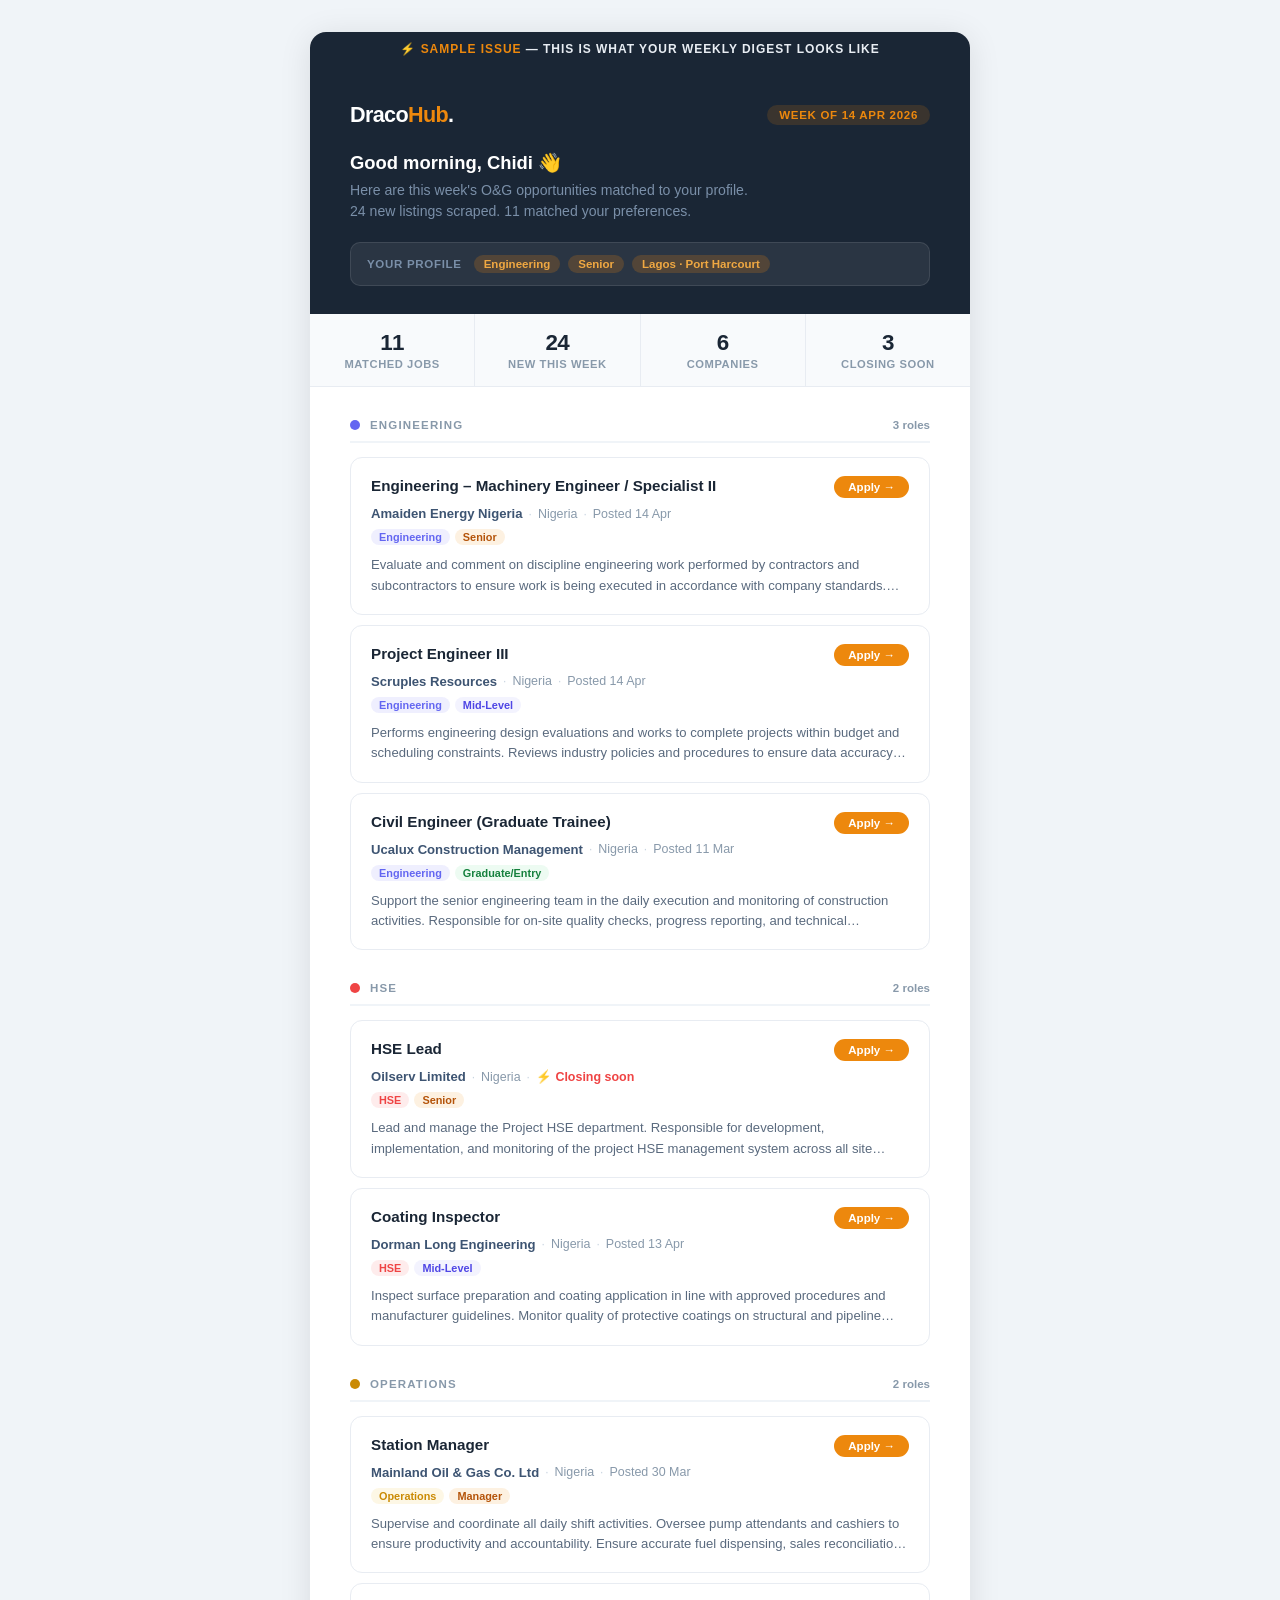
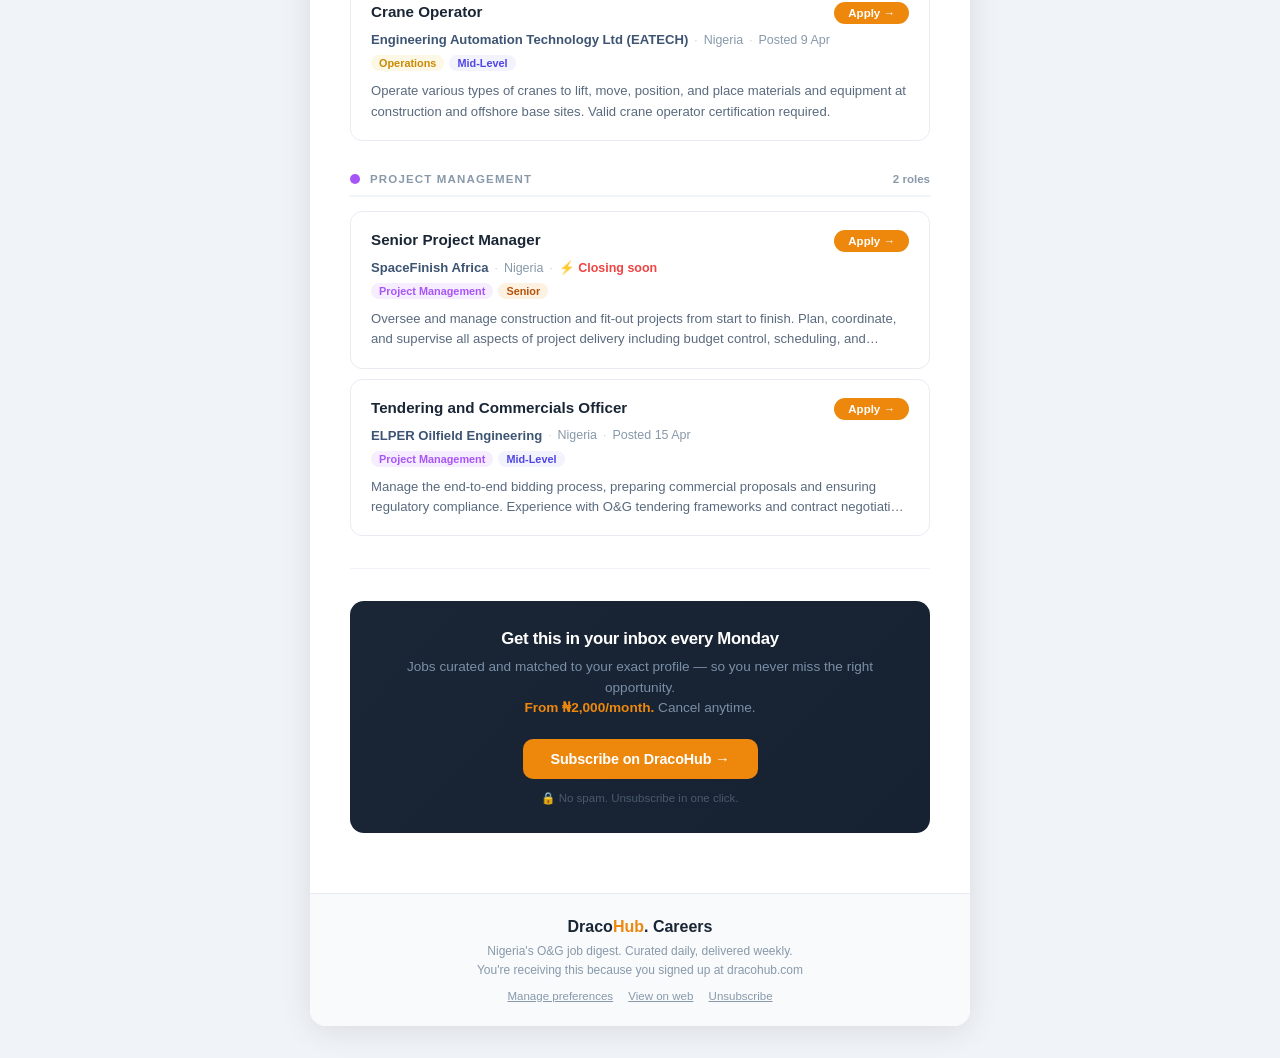
<file: docs/sample-digest.html>
<!DOCTYPE html>
<html lang="en">
<head>
<meta charset="UTF-8">
<meta name="viewport" content="width=device-width, initial-scale=1.0">
<title>DracoHub Careers · Sample Weekly Digest</title>
<style>
  /* ── Reset ── */
  * { box-sizing: border-box; margin: 0; padding: 0; }

  body {
    background: #f0f4f8;
    font-family: 'Helvetica Neue', Arial, sans-serif;
    color: #1a2635;
    -webkit-print-color-adjust: exact;
    print-color-adjust: exact;
  }

  /* ── Outer wrapper ── */
  .email-wrap {
    max-width: 660px;
    margin: 32px auto;
    background: #ffffff;
    border-radius: 16px;
    overflow: hidden;
    box-shadow: 0 4px 32px rgba(0,0,0,0.10);
  }

  /* ── Sample banner ── */
  .sample-banner {
    background: #1a2635;
    color: #e8edf3;
    text-align: center;
    padding: 10px 24px;
    font-size: 0.75rem;
    letter-spacing: 0.08em;
    text-transform: uppercase;
    font-weight: 600;
  }
  .sample-banner span { color: #ED880D; }

  /* ── Header ── */
  .header {
    background: #1a2635;
    padding: 36px 40px 28px;
  }
  .header-top {
    display: flex;
    align-items: center;
    justify-content: space-between;
    margin-bottom: 24px;
  }
  .logo {
    font-size: 1.35rem;
    font-weight: 800;
    color: #ffffff;
    letter-spacing: -0.03em;
  }
  .logo span { color: #ED880D; }
  .week-badge {
    font-size: 0.72rem;
    font-weight: 700;
    color: #ED880D;
    background: rgba(237,136,13,0.15);
    padding: 4px 12px;
    border-radius: 20px;
    letter-spacing: 0.06em;
    text-transform: uppercase;
  }

  .header-greeting {
    color: #ffffff;
    font-size: 1.15rem;
    font-weight: 600;
    margin-bottom: 6px;
  }
  .header-sub {
    color: #7a8fa8;
    font-size: 0.88rem;
    line-height: 1.5;
  }

  /* ── Profile pill ── */
  .profile-bar {
    background: rgba(255,255,255,0.07);
    border: 1px solid rgba(255,255,255,0.1);
    border-radius: 10px;
    padding: 12px 16px;
    margin-top: 20px;
    display: flex;
    align-items: center;
    gap: 8px;
    flex-wrap: wrap;
  }
  .profile-label {
    font-size: 0.72rem;
    color: #7a8fa8;
    font-weight: 600;
    text-transform: uppercase;
    letter-spacing: 0.06em;
    margin-right: 4px;
  }
  .pill {
    display: inline-block;
    font-size: 0.72rem;
    font-weight: 600;
    padding: 3px 10px;
    border-radius: 20px;
    background: rgba(237,136,13,0.2);
    color: #f0a842;
  }

  /* ── Stats strip ── */
  .stats-strip {
    background: #f8fafc;
    border-bottom: 1px solid #e8ecf2;
    display: flex;
  }
  .stat-item {
    flex: 1;
    padding: 16px;
    text-align: center;
    border-right: 1px solid #e8ecf2;
  }
  .stat-item:last-child { border-right: none; }
  .stat-num {
    font-size: 1.4rem;
    font-weight: 800;
    color: #1a2635;
    letter-spacing: -0.03em;
  }
  .stat-lbl {
    font-size: 0.7rem;
    color: #8899aa;
    font-weight: 600;
    text-transform: uppercase;
    letter-spacing: 0.05em;
    margin-top: 2px;
  }

  /* ── Body ── */
  .body { padding: 32px 40px; }

  /* ── Section ── */
  .section { margin-bottom: 32px; }
  .section-header {
    display: flex;
    align-items: center;
    gap: 10px;
    margin-bottom: 14px;
    padding-bottom: 10px;
    border-bottom: 2px solid #f0f4f8;
  }
  .section-dot {
    width: 10px; height: 10px;
    border-radius: 50%;
    flex-shrink: 0;
  }
  .section-title {
    font-size: 0.72rem;
    font-weight: 800;
    text-transform: uppercase;
    letter-spacing: 0.1em;
    color: #8899aa;
  }
  .section-count {
    font-size: 0.72rem;
    font-weight: 600;
    color: #8899aa;
    margin-left: auto;
  }

  /* ── Job card ── */
  .job-card {
    border: 1px solid #e8ecf2;
    border-radius: 12px;
    padding: 18px 20px;
    margin-bottom: 10px;
    transition: border-color 0.15s;
    page-break-inside: avoid;
  }
  .job-card:last-child { margin-bottom: 0; }

  .job-top {
    display: flex;
    align-items: flex-start;
    justify-content: space-between;
    gap: 12px;
    margin-bottom: 8px;
  }
  .job-title {
    font-size: 0.95rem;
    font-weight: 700;
    color: #1a2635;
    line-height: 1.3;
  }
  .job-apply {
    display: inline-block;
    background: #ED880D;
    color: #fff;
    font-size: 0.72rem;
    font-weight: 700;
    padding: 5px 14px;
    border-radius: 20px;
    text-decoration: none;
    white-space: nowrap;
    flex-shrink: 0;
  }

  .job-meta {
    display: flex;
    align-items: center;
    gap: 6px;
    flex-wrap: wrap;
    margin-bottom: 8px;
  }
  .job-company {
    font-size: 0.82rem;
    font-weight: 600;
    color: #3d5472;
  }
  .meta-sep { color: #c8d4e0; font-size: 0.75rem; }
  .job-loc, .job-date {
    font-size: 0.78rem;
    color: #8899aa;
  }

  .job-tags {
    display: flex;
    gap: 5px;
    flex-wrap: wrap;
    margin-bottom: 10px;
  }
  .tag {
    font-size: 0.68rem;
    font-weight: 600;
    padding: 2px 8px;
    border-radius: 20px;
  }
  .tag-eng  { background: rgba(99,102,241,0.1);  color: #6366f1; }
  .tag-hse  { background: rgba(239,68,68,0.1);   color: #ef4444; }
  .tag-ops  { background: rgba(234,179,8,0.1);   color: #ca8a04; }
  .tag-pm   { background: rgba(168,85,247,0.1);  color: #a855f7; }
  .tag-fin  { background: rgba(34,197,94,0.1);   color: #16a34a; }
  .tag-it   { background: rgba(20,184,166,0.1);  color: #0d9488; }
  .tag-leg  { background: rgba(244,63,94,0.1);   color: #e11d48; }
  .tag-sen  { background: rgba(237,136,13,0.12); color: #b45309; }
  .tag-mid  { background: rgba(99,102,241,0.08); color: #4f46e5; }
  .tag-grad { background: rgba(34,197,94,0.08);  color: #15803d; }

  .job-desc {
    font-size: 0.82rem;
    color: #5a6a7e;
    line-height: 1.55;
    display: -webkit-box;
    -webkit-line-clamp: 2;
    -webkit-box-orient: vertical;
    overflow: hidden;
  }

  /* ── Divider ── */
  .divider {
    height: 1px;
    background: #f0f4f8;
    margin: 8px 0 32px;
  }

  /* ── CTA block ── */
  .cta-block {
    background: linear-gradient(135deg, #1a2635 0%, #162231 100%);
    border-radius: 14px;
    padding: 28px 28px;
    text-align: center;
    margin-bottom: 28px;
  }
  .cta-title {
    color: #ffffff;
    font-size: 1.05rem;
    font-weight: 800;
    margin-bottom: 8px;
    letter-spacing: -0.02em;
  }
  .cta-sub {
    color: #7a8fa8;
    font-size: 0.85rem;
    line-height: 1.5;
    margin-bottom: 20px;
  }
  .cta-price {
    color: #ED880D;
    font-weight: 700;
  }
  .cta-btn {
    display: inline-block;
    background: #ED880D;
    color: #fff;
    font-weight: 800;
    font-size: 0.9rem;
    padding: 12px 28px;
    border-radius: 10px;
    text-decoration: none;
    letter-spacing: -0.01em;
  }
  .cta-note {
    margin-top: 12px;
    font-size: 0.72rem;
    color: #4a5a6e;
  }

  /* ── Footer ── */
  .footer {
    background: #f8fafc;
    border-top: 1px solid #e8ecf2;
    padding: 24px 40px;
    text-align: center;
  }
  .footer-logo {
    font-size: 1rem;
    font-weight: 800;
    color: #1a2635;
    margin-bottom: 6px;
  }
  .footer-logo span { color: #ED880D; }
  .footer-text {
    font-size: 0.75rem;
    color: #8899aa;
    line-height: 1.6;
  }
  .footer-links {
    margin-top: 10px;
    font-size: 0.72rem;
  }
  .footer-links a { color: #8899aa; text-decoration: underline; margin: 0 6px; }

  /* ── Print ── */
  @media print {
    body { background: #fff; }
    .email-wrap { margin: 0; border-radius: 0; box-shadow: none; }
    .job-apply { background: #ED880D !important; color: #fff !important; }
    .cta-btn   { background: #ED880D !important; color: #fff !important; }
  }
</style>
</head>
<body>

<div class="email-wrap">

  <!-- Sample banner -->
  <div class="sample-banner">⚡ <span>Sample Issue</span> — This is what your weekly digest looks like</div>

  <!-- Header -->
  <div class="header">
    <div class="header-top">
      <div class="logo">Draco<span>Hub</span>.</div>
      <div class="week-badge">Week of 14 Apr 2026</div>
    </div>
    <div class="header-greeting">Good morning, Chidi 👋</div>
    <div class="header-sub">
      Here are this week's O&G opportunities matched to your profile.<br>
      24 new listings scraped. 11 matched your preferences.
    </div>
    <div class="profile-bar">
      <span class="profile-label">Your profile</span>
      <span class="pill">Engineering</span>
      <span class="pill">Senior</span>
      <span class="pill">Lagos · Port Harcourt</span>
    </div>
  </div>

  <!-- Stats strip -->
  <div class="stats-strip">
    <div class="stat-item">
      <div class="stat-num">11</div>
      <div class="stat-lbl">Matched Jobs</div>
    </div>
    <div class="stat-item">
      <div class="stat-num">24</div>
      <div class="stat-lbl">New This Week</div>
    </div>
    <div class="stat-item">
      <div class="stat-num">6</div>
      <div class="stat-lbl">Companies</div>
    </div>
    <div class="stat-item">
      <div class="stat-num">3</div>
      <div class="stat-lbl">Closing Soon</div>
    </div>
  </div>

  <!-- Body -->
  <div class="body">

    <!-- Engineering -->
    <div class="section">
      <div class="section-header">
        <div class="section-dot" style="background:#6366f1"></div>
        <span class="section-title">Engineering</span>
        <span class="section-count">3 roles</span>
      </div>

      <div class="job-card">
        <div class="job-top">
          <div class="job-title">Engineering – Machinery Engineer / Specialist II</div>
          <a class="job-apply" href="https://www.myjobmag.com/job/engineering-machinery-engineer-specialist-ii-amaiden-energy-nigeria">Apply →</a>
        </div>
        <div class="job-meta">
          <span class="job-company">Amaiden Energy Nigeria</span>
          <span class="meta-sep">·</span>
          <span class="job-loc">Nigeria</span>
          <span class="meta-sep">·</span>
          <span class="job-date">Posted 14 Apr</span>
        </div>
        <div class="job-tags">
          <span class="tag tag-eng">Engineering</span>
          <span class="tag tag-sen">Senior</span>
        </div>
        <div class="job-desc">Evaluate and comment on discipline engineering work performed by contractors and subcontractors to ensure work is being executed in accordance with company standards. Requires strong mechanical engineering background in O&G environment.</div>
      </div>

      <div class="job-card">
        <div class="job-top">
          <div class="job-title">Project Engineer III</div>
          <a class="job-apply" href="https://www.myjobmag.com/job/project-engineer-iii-scruples-resources-3">Apply →</a>
        </div>
        <div class="job-meta">
          <span class="job-company">Scruples Resources</span>
          <span class="meta-sep">·</span>
          <span class="job-loc">Nigeria</span>
          <span class="meta-sep">·</span>
          <span class="job-date">Posted 14 Apr</span>
        </div>
        <div class="job-tags">
          <span class="tag tag-eng">Engineering</span>
          <span class="tag tag-mid">Mid-Level</span>
        </div>
        <div class="job-desc">Performs engineering design evaluations and works to complete projects within budget and scheduling constraints. Reviews industry policies and procedures to ensure data accuracy and safety compliance.</div>
      </div>

      <div class="job-card">
        <div class="job-top">
          <div class="job-title">Civil Engineer (Graduate Trainee)</div>
          <a class="job-apply" href="https://www.myjobmag.com/job/civil-engineer-graduate-trainee-ucalux-construction-management-and-contracting">Apply →</a>
        </div>
        <div class="job-meta">
          <span class="job-company">Ucalux Construction Management</span>
          <span class="meta-sep">·</span>
          <span class="job-loc">Nigeria</span>
          <span class="meta-sep">·</span>
          <span class="job-date">Posted 11 Mar</span>
        </div>
        <div class="job-tags">
          <span class="tag tag-eng">Engineering</span>
          <span class="tag tag-grad">Graduate/Entry</span>
        </div>
        <div class="job-desc">Support the senior engineering team in the daily execution and monitoring of construction activities. Responsible for on-site quality checks, progress reporting, and technical documentation.</div>
      </div>
    </div>

    <!-- HSE -->
    <div class="section">
      <div class="section-header">
        <div class="section-dot" style="background:#ef4444"></div>
        <span class="section-title">HSE</span>
        <span class="section-count">2 roles</span>
      </div>

      <div class="job-card">
        <div class="job-top">
          <div class="job-title">HSE Lead</div>
          <a class="job-apply" href="https://www.myjobmag.com/job/hse-lead-oilserv-limited-1">Apply →</a>
        </div>
        <div class="job-meta">
          <span class="job-company">Oilserv Limited</span>
          <span class="meta-sep">·</span>
          <span class="job-loc">Nigeria</span>
          <span class="meta-sep">·</span>
          <span class="job-date" style="color:#ef4444;font-weight:600;">⚡ Closing soon</span>
        </div>
        <div class="job-tags">
          <span class="tag tag-hse">HSE</span>
          <span class="tag tag-sen">Senior</span>
        </div>
        <div class="job-desc">Lead and manage the Project HSE department. Responsible for development, implementation, and monitoring of the project HSE management system across all site operations and contractor activities.</div>
      </div>

      <div class="job-card">
        <div class="job-top">
          <div class="job-title">Coating Inspector</div>
          <a class="job-apply" href="https://www.myjobmag.com/job/coating-inspector-dorman-long-engineering">Apply →</a>
        </div>
        <div class="job-meta">
          <span class="job-company">Dorman Long Engineering</span>
          <span class="meta-sep">·</span>
          <span class="job-loc">Nigeria</span>
          <span class="meta-sep">·</span>
          <span class="job-date">Posted 13 Apr</span>
        </div>
        <div class="job-tags">
          <span class="tag tag-hse">HSE</span>
          <span class="tag tag-mid">Mid-Level</span>
        </div>
        <div class="job-desc">Inspect surface preparation and coating application in line with approved procedures and manufacturer guidelines. Monitor quality of protective coatings on structural and pipeline assets.</div>
      </div>
    </div>

    <!-- Operations -->
    <div class="section">
      <div class="section-header">
        <div class="section-dot" style="background:#ca8a04"></div>
        <span class="section-title">Operations</span>
        <span class="section-count">2 roles</span>
      </div>

      <div class="job-card">
        <div class="job-top">
          <div class="job-title">Station Manager</div>
          <a class="job-apply" href="https://www.myjobmag.com/job/station-manager-mainland-oil-gas-co-ltd">Apply →</a>
        </div>
        <div class="job-meta">
          <span class="job-company">Mainland Oil & Gas Co. Ltd</span>
          <span class="meta-sep">·</span>
          <span class="job-loc">Nigeria</span>
          <span class="meta-sep">·</span>
          <span class="job-date">Posted 30 Mar</span>
        </div>
        <div class="job-tags">
          <span class="tag tag-ops">Operations</span>
          <span class="tag tag-sen">Manager</span>
        </div>
        <div class="job-desc">Supervise and coordinate all daily shift activities. Oversee pump attendants and cashiers to ensure productivity and accountability. Ensure accurate fuel dispensing, sales reconciliation and stock management.</div>
      </div>

      <div class="job-card">
        <div class="job-top">
          <div class="job-title">Crane Operator</div>
          <a class="job-apply" href="https://www.myjobmag.com/job/crane-operator-engineering-automation-technology-limited-eatech">Apply →</a>
        </div>
        <div class="job-meta">
          <span class="job-company">Engineering Automation Technology Ltd (EATECH)</span>
          <span class="meta-sep">·</span>
          <span class="job-loc">Nigeria</span>
          <span class="meta-sep">·</span>
          <span class="job-date">Posted 9 Apr</span>
        </div>
        <div class="job-tags">
          <span class="tag tag-ops">Operations</span>
          <span class="tag tag-mid">Mid-Level</span>
        </div>
        <div class="job-desc">Operate various types of cranes to lift, move, position, and place materials and equipment at construction and offshore base sites. Valid crane operator certification required.</div>
      </div>
    </div>

    <!-- Project Management -->
    <div class="section">
      <div class="section-header">
        <div class="section-dot" style="background:#a855f7"></div>
        <span class="section-title">Project Management</span>
        <span class="section-count">2 roles</span>
      </div>

      <div class="job-card">
        <div class="job-top">
          <div class="job-title">Senior Project Manager</div>
          <a class="job-apply" href="https://www.myjobmag.com/job/senior-project-manager-spacefinish-africa">Apply →</a>
        </div>
        <div class="job-meta">
          <span class="job-company">SpaceFinish Africa</span>
          <span class="meta-sep">·</span>
          <span class="job-loc">Nigeria</span>
          <span class="meta-sep">·</span>
          <span class="job-date" style="color:#ef4444;font-weight:600;">⚡ Closing soon</span>
        </div>
        <div class="job-tags">
          <span class="tag tag-pm">Project Management</span>
          <span class="tag tag-sen">Senior</span>
        </div>
        <div class="job-desc">Oversee and manage construction and fit-out projects from start to finish. Plan, coordinate, and supervise all aspects of project delivery including budget control, scheduling, and stakeholder management.</div>
      </div>

      <div class="job-card">
        <div class="job-top">
          <div class="job-title">Tendering and Commercials Officer</div>
          <a class="job-apply" href="https://www.myjobmag.com/job/tendering-and-commercials-officer-elper-oilfield-engineering-1">Apply →</a>
        </div>
        <div class="job-meta">
          <span class="job-company">ELPER Oilfield Engineering</span>
          <span class="meta-sep">·</span>
          <span class="job-loc">Nigeria</span>
          <span class="meta-sep">·</span>
          <span class="job-date">Posted 15 Apr</span>
        </div>
        <div class="job-tags">
          <span class="tag tag-pm">Project Management</span>
          <span class="tag tag-mid">Mid-Level</span>
        </div>
        <div class="job-desc">Manage the end-to-end bidding process, preparing commercial proposals and ensuring regulatory compliance. Experience with O&G tendering frameworks and contract negotiation essential.</div>
      </div>
    </div>

    <div class="divider"></div>

    <!-- CTA -->
    <div class="cta-block">
      <div class="cta-title">Get this in your inbox every Monday</div>
      <div class="cta-sub">
        Jobs curated and matched to your exact profile — so you never miss the right opportunity.<br>
        <span class="cta-price">From ₦2,000/month.</span> Cancel anytime.
      </div>
      <a class="cta-btn" href="https://dracohub.co">Subscribe on DracoHub →</a>
      <div class="cta-note">🔒 No spam. Unsubscribe in one click.</div>
    </div>

  </div>

  <!-- Footer -->
  <div class="footer">
    <div class="footer-logo">Draco<span>Hub</span>. Careers</div>
    <div class="footer-text">
      Nigeria's O&G job digest. Curated daily, delivered weekly.<br>
      You're receiving this because you signed up at dracohub.com
    </div>
    <div class="footer-links">
      <a href="#">Manage preferences</a>
      <a href="#">View on web</a>
      <a href="#">Unsubscribe</a>
    </div>
  </div>

</div>

</body>
</html>
</file>
<file: frontend/styles.css>
/* ============================================================
   DracoHub Careers — Design System & Styles
   ============================================================ */

/* --- Reset & Base --- */
*, *::before, *::after {
    margin: 0;
    padding: 0;
    box-sizing: border-box;
}

:root {
    --bg: #FFFFFF;
    --bg-alt: #F9FAFB;
    --bg-dark: #142A47;
    --text: #282727;
    --text-muted: #6B7280;
    --accent: #ED880D;
    --accent-hover: #D67A0B;
    --accent-tint: rgba(237, 136, 13, 0.08);
    --border: #E5E7EB;
    --navy: #142A47;
    --navy-tint: rgba(20, 42, 71, 0.06);
    --card-shadow: 0 8px 30px rgba(20, 42, 71, 0.08);
    --font-primary: 'DM Sans', 'Avenir', system-ui, sans-serif;
    --font-body: 'Inter', system-ui, sans-serif;
    --radius-sm: 8px;
    --radius-md: 12px;
    --radius-lg: 16px;
    --max-width: 1120px;
}

[data-theme="dark"] {
    --bg: #0F1419;
    --bg-alt: #161B22;
    --text: #E0E0E0;
    --text-muted: #8B949E;
    --border: #2D333B;
    --navy-tint: rgba(255, 255, 255, 0.06);
    --card-shadow: 0 8px 30px rgba(0, 0, 0, 0.25);
}

html {
    scroll-behavior: smooth;
    scroll-padding-top: 80px;
}

body {
    font-family: var(--font-body);
    font-size: 1rem;
    line-height: 1.7;
    color: var(--text);
    background: var(--bg);
    -webkit-font-smoothing: antialiased;
    transition: background 0.3s, color 0.3s;
}

a {
    color: inherit;
    text-decoration: none;
}

img {
    max-width: 100%;
    display: block;
}

/* --- Utility --- */
.container {
    max-width: var(--max-width);
    margin: 0 auto;
    padding: 0 24px;
}

.accent {
    color: var(--accent);
}

.section-tag {
    display: inline-block;
    font-family: var(--font-body);
    font-size: 0.8rem;
    font-weight: 600;
    text-transform: uppercase;
    letter-spacing: 0.12em;
    color: var(--accent);
    margin-bottom: 12px;
}

.section-heading {
    font-family: var(--font-primary);
    font-size: clamp(1.8rem, 3vw, 2.4rem);
    font-weight: 700;
    line-height: 1.2;
    color: var(--text);
    margin-bottom: 12px;
}

.section-sub {
    font-size: 1.05rem;
    color: var(--text-muted);
    margin-bottom: 40px;
    max-width: 540px;
}

.section {
    padding: 100px 0;
}

.section-alt {
    background: var(--bg-alt);
}

/* --- Navigation --- */
.nav {
    position: fixed;
    top: 0;
    left: 0;
    right: 0;
    height: 64px;
    background: rgba(255, 255, 255, 0.92);
    backdrop-filter: blur(20px);
    -webkit-backdrop-filter: blur(20px);
    border-bottom: 1px solid var(--border);
    z-index: 1000;
    transition: background 0.3s, border-color 0.3s;
}

[data-theme="dark"] .nav {
    background: rgba(15, 20, 25, 0.92);
}

.nav-inner {
    max-width: var(--max-width);
    margin: 0 auto;
    padding: 0 24px;
    height: 100%;
    display: flex;
    align-items: center;
    justify-content: space-between;
}

.nav-logo {
    font-family: var(--font-primary);
    font-size: 1.3rem;
    font-weight: 700;
    letter-spacing: 0.06em;
    color: var(--navy);
}

[data-theme="dark"] .nav-logo {
    color: #F0F0F0;
}

.dot {
    color: var(--accent);
}

.nav-links {
    display: flex;
    align-items: center;
    gap: 28px;
}

.nav-links a:not(.nav-cta) {
    font-family: var(--font-body);
    font-size: 0.875rem;
    color: var(--text-muted);
    transition: color 0.2s;
}

.nav-links a:not(.nav-cta):hover {
    color: var(--text);
}

.nav-cta {
    display: inline-flex;
    align-items: center;
    font-family: var(--font-primary);
    font-size: 0.875rem;
    font-weight: 600;
    padding: 8px 20px;
    background: var(--navy);
    color: #FFFFFF !important;
    border-radius: var(--radius-sm);
    transition: all 0.3s;
}

.nav-cta:hover {
    background: var(--accent);
}

/* nav-actions: theme toggle + hamburger, always visible */
.nav-actions {
    display: flex;
    align-items: center;
    gap: 8px;
}

.theme-toggle {
    display: inline-flex;
    align-items: center;
    justify-content: center;
    width: 38px;
    height: 38px;
    border: 1px solid var(--border);
    border-radius: var(--radius-sm);
    background: transparent;
    color: var(--text-muted);
    cursor: pointer;
    transition: all 0.2s;
    flex-shrink: 0;
}

.theme-toggle:hover {
    color: var(--text);
    border-color: var(--text-muted);
}

[data-theme="light"] .icon-moon { display: none; }
[data-theme="dark"] .icon-sun { display: none; }

/* Mobile menu */
.mobile-menu-btn {
    display: none;
    flex-direction: column;
    gap: 5px;
    background: none;
    border: none;
    cursor: pointer;
    padding: 4px;
}

.mobile-menu-btn span {
    display: block;
    width: 22px;
    height: 2px;
    background: var(--text);
    border-radius: 2px;
    transition: all 0.3s;
}

.mobile-menu {
    display: none;
    position: fixed;
    top: 64px;
    left: 0;
    right: 0;
    background: var(--bg);
    border-bottom: 1px solid var(--border);
    padding: 16px 24px;
    z-index: 999;
    flex-direction: column;
    gap: 12px;
}

.mobile-menu.open {
    display: flex;
}

.mobile-menu-link {
    font-size: 1rem;
    padding: 8px 0;
    color: var(--text-muted);
}

/* --- Disclaimer Banner --- */
.disclaimer {
    background: var(--accent-tint);
    border-bottom: 1px solid rgba(237, 136, 13, 0.15);
    padding: 14px 0;
    margin-top: 64px;
}

.disclaimer-inner {
    display: flex;
    align-items: flex-start;
    gap: 12px;
}

.disclaimer-inner svg {
    flex-shrink: 0;
    color: var(--accent);
    margin-top: 2px;
}

.disclaimer-inner p {
    font-size: 0.82rem;
    line-height: 1.6;
    color: var(--text-muted);
    flex: 1;
}

.disclaimer-close {
    background: none;
    border: none;
    color: var(--text-muted);
    font-size: 1.3rem;
    cursor: pointer;
    padding: 0 4px;
    line-height: 1;
    flex-shrink: 0;
    transition: color 0.2s;
}

.disclaimer-close:hover {
    color: var(--text);
}

.disclaimer.hidden {
    display: none;
}

/* --- Hero --- */
.hero {
    position: relative;
    padding: 160px 0 80px;
    overflow: hidden;
}

.hero-gradient {
    position: absolute;
    top: -20%;
    right: -10%;
    width: 700px;
    height: 700px;
    background: radial-gradient(circle, rgba(237, 136, 13, 0.08) 0%, transparent 70%);
    pointer-events: none;
}

.hero-content {
    max-width: 680px;
}

.hero h1 {
    font-family: var(--font-primary);
    font-size: clamp(2.2rem, 4.5vw, 3.4rem);
    font-weight: 700;
    line-height: 1.15;
    color: var(--text);
    margin-bottom: 20px;
}

.hero-sub {
    font-size: 1.1rem;
    line-height: 1.7;
    color: var(--text-muted);
    margin-bottom: 32px;
    max-width: 520px;
}

.hero-actions {
    display: flex;
    gap: 12px;
    margin-bottom: 48px;
    flex-wrap: wrap;
}

.hero-stats {
    display: flex;
    gap: 40px;
}

.stat {
    display: flex;
    flex-direction: column;
}

.stat-number {
    font-family: var(--font-primary);
    font-size: 1.8rem;
    font-weight: 700;
    color: var(--text);
}

.stat-label {
    font-size: 0.85rem;
    color: var(--text-muted);
}

/* --- Buttons --- */
.btn {
    display: inline-flex;
    align-items: center;
    justify-content: center;
    gap: 8px;
    font-family: var(--font-primary);
    font-size: 0.95rem;
    font-weight: 600;
    padding: 14px 28px;
    border-radius: var(--radius-sm);
    border: none;
    cursor: pointer;
    transition: all 0.3s;
    white-space: nowrap;
}

.btn-primary {
    background: var(--accent);
    color: #FFFFFF;
}

.btn-primary:hover {
    background: var(--accent-hover);
    transform: translateY(-1px);
    box-shadow: 0 4px 14px rgba(237, 136, 13, 0.3);
}

.btn-secondary {
    background: var(--navy-tint);
    color: var(--navy);
}

[data-theme="dark"] .btn-secondary {
    color: var(--text);
}

.btn-secondary:hover {
    background: rgba(20, 42, 71, 0.1);
}

[data-theme="dark"] .btn-secondary:hover {
    background: rgba(255, 255, 255, 0.1);
}

.btn-ghost {
    background: transparent;
    color: var(--accent);
    border: 1px solid var(--accent);
    font-size: 0.88rem;
}
.btn-ghost:hover {
    background: var(--accent);
    color: #fff;
}

/* --- Search & Filters --- */
.search-bar {
    margin-bottom: 24px;
}

.search-input-wrap {
    position: relative;
    margin-bottom: 12px;
}

.search-input-wrap svg {
    position: absolute;
    left: 18px;
    top: 50%;
    transform: translateY(-50%);
    color: var(--text-muted);
    pointer-events: none;
}

.search-input {
    width: 100%;
    padding: 14px 18px 14px 48px;
    font-family: var(--font-body);
    font-size: 1rem;
    border: 1px solid var(--border);
    border-radius: var(--radius-sm);
    background: var(--bg);
    color: var(--text);
    transition: all 0.2s;
}

.search-input:focus {
    outline: none;
    border-color: var(--navy);
    box-shadow: 0 0 0 3px rgba(20, 42, 71, 0.08);
}

[data-theme="dark"] .search-input {
    background: #1C2128;
    border-color: #2D333B;
}

[data-theme="dark"] .search-input:focus {
    border-color: var(--accent);
    box-shadow: 0 0 0 3px rgba(237, 136, 13, 0.1);
}

.filter-row {
    display: flex;
    gap: 12px;
    flex-wrap: wrap;
}

.filter-select {
    padding: 10px 16px;
    font-family: var(--font-body);
    font-size: 0.875rem;
    border: 1px solid var(--border);
    border-radius: var(--radius-sm);
    background: var(--bg);
    color: var(--text);
    cursor: pointer;
    transition: all 0.2s;
    min-width: 160px;
}

[data-theme="dark"] .filter-select {
    background: #1C2128;
    border-color: #2D333B;
}

.filter-select:focus {
    outline: none;
    border-color: var(--navy);
}

.results-count {
    font-size: 0.875rem;
    color: var(--text-muted);
    margin-bottom: 20px;
}

/* --- Jobs Grid --- */
.jobs-grid {
    display: grid;
    grid-template-columns: repeat(auto-fill, minmax(340px, 1fr));
    gap: 20px;
    margin-bottom: 40px;
}

.job-card {
    background: var(--bg);
    border: 1px solid var(--border);
    border-radius: var(--radius-md);
    padding: 24px;
    cursor: pointer;
    transition: all 0.3s;
    display: flex;
    flex-direction: column;
}

[data-theme="dark"] .job-card {
    background: #1C2128;
    border-color: #2D333B;
}

.job-card:hover {
    border-color: transparent;
    box-shadow: var(--card-shadow);
    transform: translateY(-4px);
}

/* --- Share Trigger & Dropdown on Job Cards --- */
.job-card-top {
    display: flex;
    align-items: center;
    justify-content: space-between;
    margin-bottom: 10px;
}

.share-trigger {
    position: relative;
    display: inline-flex;
    align-items: center;
    justify-content: center;
    width: 32px;
    height: 32px;
    border-radius: var(--radius-sm);
    border: 1px solid var(--border);
    background: var(--bg);
    color: var(--text-muted);
    cursor: pointer;
    transition: all 0.2s;
    padding: 0;
    flex-shrink: 0;
}

.share-trigger:hover {
    color: var(--accent);
    border-color: var(--accent);
    background: var(--accent-tint);
}

[data-theme="dark"] .share-trigger {
    background: #1C2128;
    border-color: #2D333B;
}

[data-theme="dark"] .share-trigger:hover {
    color: var(--accent);
    border-color: var(--accent);
    background: rgba(237, 136, 13, 0.1);
}

.share-dropdown {
    display: none;
    position: absolute;
    top: calc(100% + 8px);
    right: 0;
    background: var(--bg);
    border: 1px solid var(--border);
    border-radius: var(--radius-md);
    padding: 8px;
    min-width: 180px;
    box-shadow: 0 12px 32px rgba(0, 0, 0, 0.12);
    z-index: 100;
    animation: dropdownIn 0.18s ease;
}

[data-theme="dark"] .share-dropdown {
    background: #1C2128;
    border-color: #2D333B;
    box-shadow: 0 12px 32px rgba(0, 0, 0, 0.35);
}

.share-dropdown.open {
    display: block;
}

@keyframes dropdownIn {
    from { opacity: 0; transform: translateY(-6px) scale(0.96); }
    to { opacity: 1; transform: translateY(0) scale(1); }
}

.share-dropdown-label {
    display: block;
    font-size: 0.7rem;
    font-weight: 600;
    text-transform: uppercase;
    letter-spacing: 0.1em;
    color: var(--text-muted);
    padding: 4px 10px 8px;
}

.share-dropdown-item {
    display: flex;
    align-items: center;
    gap: 10px;
    width: 100%;
    padding: 9px 10px;
    font-family: var(--font-body);
    font-size: 0.85rem;
    font-weight: 500;
    color: var(--text);
    background: none;
    border: none;
    border-radius: var(--radius-sm);
    cursor: pointer;
    transition: background 0.15s;
    text-decoration: none;
}

.share-dropdown-item:hover {
    background: var(--navy-tint);
}

[data-theme="dark"] .share-dropdown-item:hover {
    background: rgba(255, 255, 255, 0.06);
}

.share-dropdown-item.whatsapp svg { color: #25D366; }
.share-dropdown-item.linkedin svg { color: #0A66C2; }
.share-dropdown-item.twitter svg { color: var(--text); }
.share-dropdown-item.copy svg { color: var(--text-muted); }
.share-dropdown-item.copied .copy-label { color: var(--accent); }

.job-card-header {
    margin-bottom: 12px;
}

.job-card-source {
    display: inline-block;
    font-family: var(--font-body);
    font-size: 0.75rem;
    font-weight: 600;
    text-transform: uppercase;
    letter-spacing: 0.12em;
    color: var(--accent);
    background: var(--accent-tint);
    padding: 4px 12px;
    border-radius: 100px;
    margin-bottom: 10px;
}

.job-card-title {
    font-family: var(--font-primary);
    font-size: 1.1rem;
    font-weight: 700;
    line-height: 1.3;
    color: var(--text);
    margin-bottom: 6px;
}

.job-card-company {
    font-size: 0.95rem;
    font-weight: 500;
    color: var(--text);
    margin-bottom: 4px;
}

.job-card-meta {
    display: flex;
    flex-wrap: wrap;
    gap: 16px;
    font-size: 0.85rem;
    color: var(--text-muted);
    margin-bottom: 14px;
}

.job-card-meta span {
    display: inline-flex;
    align-items: center;
    gap: 4px;
}

.job-card-desc {
    font-size: 0.875rem;
    color: var(--text-muted);
    line-height: 1.6;
    margin-bottom: 16px;
    flex: 1;
    display: -webkit-box;
    -webkit-line-clamp: 3;
    -webkit-box-orient: vertical;
    overflow: hidden;
}

.job-card-footer {
    display: flex;
    gap: 8px;
    margin-top: auto;
}

.job-card-footer .btn {
    font-size: 0.85rem;
    padding: 10px 18px;
    flex: 1;
    text-align: center;
}

/* --- Upvote Button --- */
.upvote-btn {
    display: inline-flex;
    align-items: center;
    gap: 6px;
    padding: 6px 14px;
    font-family: var(--font-body);
    font-size: 0.8rem;
    font-weight: 600;
    color: var(--text-muted);
    background: var(--bg-alt);
    border: 1px solid var(--border);
    border-radius: 100px;
    cursor: pointer;
    transition: all 0.25s;
    white-space: nowrap;
}

.upvote-btn:hover {
    color: var(--accent);
    border-color: var(--accent);
    background: var(--accent-tint);
}

.upvote-btn.voted {
    color: var(--accent);
    border-color: var(--accent);
    background: var(--accent-tint);
}

.upvote-btn svg {
    transition: transform 0.25s;
}

.upvote-btn:hover svg,
.upvote-btn.voted svg {
    transform: translateY(-1px);
}

.upvote-count {
    font-variant-numeric: tabular-nums;
}

.job-card-actions {
    display: flex;
    align-items: center;
    justify-content: space-between;
    gap: 8px;
    margin-top: auto;
}

.job-card-buttons {
    display: flex;
    gap: 8px;
}

.job-card-buttons .btn {
    font-size: 0.85rem;
    padding: 10px 18px;
    flex: 1;
    text-align: center;
}

/* Modal upvote */
.modal-actions {
    display: flex;
    align-items: center;
    gap: 12px;
    flex-wrap: wrap;
}

.modal-actions .upvote-btn {
    padding: 10px 20px;
    font-size: 0.875rem;
}

/* --- Share Buttons --- */
.share-row {
    display: flex;
    align-items: center;
    gap: 6px;
}

.share-btn {
    display: inline-flex;
    align-items: center;
    justify-content: center;
    width: 34px;
    height: 34px;
    border-radius: var(--radius-sm);
    border: 1px solid var(--border);
    background: var(--bg);
    color: var(--text-muted);
    cursor: pointer;
    transition: all 0.25s;
    padding: 0;
}

.share-btn:hover {
    border-color: transparent;
    transform: translateY(-1px);
}

.share-btn.whatsapp:hover {
    background: #25D366;
    color: #fff;
}

.share-btn.linkedin:hover {
    background: #0A66C2;
    color: #fff;
}

.share-btn.twitter:hover {
    background: #1DA1F2;
    color: #fff;
}

.share-btn.copy-link:hover {
    background: var(--navy);
    color: #fff;
}

[data-theme="dark"] .share-btn {
    background: #1C2128;
    border-color: #2D333B;
}

.share-btn .tooltip {
    display: none;
    position: absolute;
    bottom: calc(100% + 6px);
    left: 50%;
    transform: translateX(-50%);
    background: var(--navy);
    color: #fff;
    font-size: 0.7rem;
    padding: 4px 8px;
    border-radius: 4px;
    white-space: nowrap;
    pointer-events: none;
}

.share-btn.copied .tooltip {
    display: block;
    animation: fadeOut 1.5s forwards;
}

@keyframes fadeOut {
    0%, 70% { opacity: 1; }
    100% { opacity: 0; }
}

/* Modal share row */
.modal-share {
    display: flex;
    align-items: center;
    gap: 10px;
    margin-top: 8px;
    padding-top: 16px;
    border-top: 1px solid var(--border);
}

.modal-share .share-label {
    font-size: 0.8rem;
    font-weight: 600;
    color: var(--text-muted);
    text-transform: uppercase;
    letter-spacing: 0.08em;
}

.modal-share .share-btn {
    width: 38px;
    height: 38px;
}

/* --- Share Nudge --- */
.share-nudge {
    display: none;
    position: fixed;
    bottom: 24px;
    right: 24px;
    background: var(--bg-dark);
    color: #fff;
    border-radius: var(--radius-md);
    padding: 20px 24px;
    max-width: 340px;
    box-shadow: 0 12px 40px rgba(0, 0, 0, 0.25);
    z-index: 1500;
    animation: slideUp 0.4s ease;
}

.share-nudge.visible {
    display: block;
}

@keyframes slideUp {
    from { opacity: 0; transform: translateY(20px); }
    to { opacity: 1; transform: translateY(0); }
}

.share-nudge-text {
    font-size: 0.95rem;
    line-height: 1.5;
    margin-bottom: 14px;
    color: rgba(255, 255, 255, 0.9);
}

.share-nudge-text strong {
    color: var(--accent);
}

.share-nudge-actions {
    display: flex;
    gap: 8px;
}

.share-nudge-actions .btn {
    font-size: 0.82rem;
    padding: 10px 16px;
}

.share-nudge-close {
    position: absolute;
    top: 8px;
    right: 10px;
    background: none;
    border: none;
    color: rgba(255, 255, 255, 0.4);
    font-size: 1.2rem;
    cursor: pointer;
    padding: 2px 6px;
    line-height: 1;
}

.share-nudge-close:hover {
    color: rgba(255, 255, 255, 0.8);
}

/* --- Saved Collection Bar --- */
.collection-bar {
    display: none;
    position: fixed;
    bottom: 0;
    left: 0;
    right: 0;
    background: var(--bg-dark);
    color: #fff;
    padding: 14px 24px;
    z-index: 1500;
    animation: slideUp 0.3s ease;
}

.collection-bar.visible {
    display: block;
}

.collection-bar-inner {
    max-width: var(--max-width);
    margin: 0 auto;
    display: flex;
    align-items: center;
    justify-content: space-between;
    gap: 16px;
}

.collection-bar-info {
    font-size: 0.9rem;
    color: rgba(255, 255, 255, 0.85);
}

.collection-bar-info strong {
    color: var(--accent);
}

.collection-bar-actions {
    display: flex;
    gap: 8px;
}

.collection-bar-actions .btn {
    font-size: 0.82rem;
    padding: 8px 16px;
}

/* Bookmark/save button on cards */
.save-btn {
    display: inline-flex;
    align-items: center;
    justify-content: center;
    width: 34px;
    height: 34px;
    border-radius: var(--radius-sm);
    border: 1px solid var(--border);
    background: var(--bg);
    color: var(--text-muted);
    cursor: pointer;
    transition: all 0.25s;
    padding: 0;
    flex-shrink: 0;
}

.save-btn:hover,
.save-btn.saved {
    color: var(--accent);
    border-color: var(--accent);
    background: var(--accent-tint);
}

[data-theme="dark"] .save-btn {
    background: #1C2128;
    border-color: #2D333B;
}

/* --- Weekly Stats Banner --- */
.weekly-stats {
    background: var(--bg-dark);
    border-radius: var(--radius-md);
    padding: 20px 24px;
    margin-bottom: 24px;
    display: flex;
    align-items: center;
    justify-content: space-between;
    gap: 16px;
    flex-wrap: wrap;
}

.weekly-stats-text {
    font-size: 0.95rem;
    color: rgba(255, 255, 255, 0.85);
}

.weekly-stats-text strong {
    color: var(--accent);
    font-weight: 700;
}

.weekly-stats-share {
    display: flex;
    align-items: center;
    gap: 8px;
}

.weekly-stats-share .share-label {
    font-size: 0.75rem;
    color: rgba(255, 255, 255, 0.5);
    text-transform: uppercase;
    letter-spacing: 0.08em;
}

/* --- Hot Jobs Card --- */
.hot-jobs-card {
    background: var(--bg-dark);
    border-radius: var(--radius-lg);
    padding: 32px;
    margin-top: 40px;
    position: relative;
    overflow: hidden;
}

.hot-jobs-card .subscribe-decor-1 {
    width: 200px;
    height: 200px;
    top: -60px;
    right: -40px;
}

.hot-jobs-header {
    display: flex;
    align-items: center;
    justify-content: space-between;
    margin-bottom: 20px;
}

.hot-jobs-title {
    font-family: var(--font-primary);
    font-size: 1.2rem;
    font-weight: 700;
    color: #fff;
}

.hot-jobs-title span {
    color: var(--accent);
}

.hot-jobs-list {
    list-style: none;
}

.hot-jobs-list li {
    display: flex;
    align-items: center;
    justify-content: space-between;
    padding: 12px 0;
    border-bottom: 1px solid rgba(255, 255, 255, 0.08);
    gap: 12px;
}

.hot-jobs-list li:last-child {
    border-bottom: none;
}

.hot-job-rank {
    font-family: var(--font-primary);
    font-size: 1.1rem;
    font-weight: 700;
    color: var(--accent);
    min-width: 24px;
}

.hot-job-info {
    flex: 1;
}

.hot-job-info-title {
    font-size: 0.9rem;
    font-weight: 600;
    color: #fff;
}

.hot-job-info-company {
    font-size: 0.8rem;
    color: rgba(255, 255, 255, 0.55);
}

.hot-job-votes {
    font-size: 0.8rem;
    font-weight: 600;
    color: var(--accent);
    white-space: nowrap;
}

.hot-jobs-share {
    display: flex;
    align-items: center;
    gap: 10px;
    margin-top: 20px;
    padding-top: 16px;
    border-top: 1px solid rgba(255, 255, 255, 0.08);
}

.hot-jobs-share .share-label {
    font-size: 0.75rem;
    color: rgba(255, 255, 255, 0.45);
    text-transform: uppercase;
    letter-spacing: 0.08em;
}

@media (max-width: 768px) {
    .share-nudge {
        bottom: 16px;
        right: 16px;
        left: 16px;
        max-width: none;
    }
    .weekly-stats {
        flex-direction: column;
        align-items: flex-start;
    }
    .collection-bar-inner {
        flex-direction: column;
        align-items: flex-start;
    }
}

/* --- Skeleton Loader --- */
.skeleton {
    pointer-events: none;
}

.skeleton-line {
    height: 16px;
    background: var(--border);
    border-radius: 4px;
    margin-bottom: 12px;
    animation: shimmer 1.5s infinite;
}

.w40 { width: 40%; }
.w50 { width: 50%; }
.w60 { width: 60%; }
.w80 { width: 80%; }

@keyframes shimmer {
    0%, 100% { opacity: 0.4; }
    50% { opacity: 0.8; }
}

/* --- Load More --- */
.load-more-wrap {
    text-align: center;
}

/* --- Empty State --- */
.empty-state {
    text-align: center;
    padding: 60px 20px;
    color: var(--text-muted);
    font-size: 1.05rem;
}

/* --- About --- */
.about-grid {
    display: grid;
    grid-template-columns: 1fr 1fr;
    gap: 60px;
    align-items: start;
}

.about-text p {
    margin-bottom: 16px;
    color: var(--text-muted);
    line-height: 1.8;
}

.features-grid {
    display: grid;
    grid-template-columns: 1fr 1fr;
    gap: 20px;
}

.feature-card {
    background: var(--bg);
    border: 1px solid var(--border);
    border-radius: var(--radius-md);
    padding: 24px;
    transition: all 0.3s;
}

[data-theme="dark"] .feature-card {
    background: #1C2128;
    border-color: #2D333B;
}

.feature-card:hover {
    border-color: transparent;
    box-shadow: var(--card-shadow);
    transform: translateY(-4px);
}

.feature-icon {
    display: inline-flex;
    align-items: center;
    justify-content: center;
    width: 44px;
    height: 44px;
    background: var(--accent-tint);
    color: var(--accent);
    border-radius: var(--radius-sm);
    margin-bottom: 14px;
}

.feature-card h3 {
    font-family: var(--font-primary);
    font-size: 1rem;
    font-weight: 700;
    margin-bottom: 6px;
    color: var(--text);
}

.feature-card p {
    font-size: 0.875rem;
    color: var(--text-muted);
    line-height: 1.6;
}

/* --- Subscribe --- */
.subscribe-card {
    position: relative;
    background: #142A47;
    border-radius: var(--radius-lg);
    padding: 60px 48px;
    text-align: center;
    overflow: hidden;
}

.subscribe-decor-1,
.subscribe-decor-2 {
    position: absolute;
    border-radius: 50%;
    pointer-events: none;
}

.subscribe-decor-1 {
    width: 300px;
    height: 300px;
    background: rgba(237, 136, 13, 0.08);
    top: -100px;
    right: -80px;
}

.subscribe-decor-2 {
    width: 200px;
    height: 200px;
    background: rgba(237, 136, 13, 0.05);
    bottom: -60px;
    left: -40px;
}

.subscribe-heading {
    font-family: var(--font-primary);
    font-size: clamp(1.6rem, 3vw, 2.2rem);
    font-weight: 700;
    color: #FFFFFF;
    margin-bottom: 12px;
}

.subscribe-sub {
    font-size: 1rem;
    color: rgba(255, 255, 255, 0.7);
    margin-bottom: 32px;
    max-width: 460px;
    margin-left: auto;
    margin-right: auto;
}

.subscribe-form {
    display: flex;
    gap: 12px;
    max-width: 480px;
    margin: 0 auto 16px;
}

.subscribe-input {
    flex: 1;
    padding: 14px 18px;
    font-family: var(--font-body);
    font-size: 1rem;
    border: 1px solid rgba(255, 255, 255, 0.15);
    border-radius: var(--radius-sm);
    background: rgba(255, 255, 255, 0.08);
    color: #FFFFFF;
    transition: all 0.2s;
}

.subscribe-input::placeholder {
    color: rgba(255, 255, 255, 0.4);
}

.subscribe-input:focus {
    outline: none;
    border-color: var(--accent);
    box-shadow: 0 0 0 3px rgba(237, 136, 13, 0.15);
}

.subscribe-note {
    font-size: 0.8rem;
    color: rgba(255, 255, 255, 0.45);
}

/* --- Alert signup form --- */
.alert-form {
    max-width: 760px;
    margin: 0 auto;
    text-align: left;
}

.alert-form-row {
    display: grid;
    grid-template-columns: 1fr 1fr;
    gap: 14px;
    margin-bottom: 14px;
}

.alert-form-row:last-of-type {
    grid-template-columns: 1fr 1fr 1fr;
}

.alert-field {
    display: flex;
    flex-direction: column;
    gap: 6px;
}

.alert-label {
    font-size: 0.78rem;
    font-weight: 600;
    letter-spacing: 0.04em;
    text-transform: uppercase;
    color: rgba(255,255,255,0.55);
}

.alert-input {
    padding: 12px 16px;
    font-family: var(--font-body);
    font-size: 0.95rem;
    border: 1px solid rgba(255,255,255,0.15);
    border-radius: var(--radius-sm);
    background: rgba(255,255,255,0.08);
    color: #fff;
    transition: border-color 0.2s, box-shadow 0.2s;
    width: 100%;
}

.alert-input::placeholder { color: rgba(255,255,255,0.35); }

.alert-input:focus {
    outline: none;
    border-color: var(--accent);
    box-shadow: 0 0 0 3px rgba(237,136,13,0.18);
}

.alert-select {
    appearance: none;
    background-image: url("data:image/svg+xml,%3Csvg xmlns='http://www.w3.org/2000/svg' width='12' height='12' viewBox='0 0 24 24' fill='none' stroke='rgba(255,255,255,0.5)' stroke-width='2'%3E%3Cpolyline points='6 9 12 15 18 9'/%3E%3C/svg%3E");
    background-repeat: no-repeat;
    background-position: right 14px center;
    padding-right: 36px;
    cursor: pointer;
}

.alert-select option { background: #1a2e4a; color: #fff; }

.alert-submit {
    width: 100%;
    margin-top: 8px;
    padding: 15px;
    font-size: 1rem;
    font-weight: 700;
}

.alert-success {
    display: flex;
    align-items: flex-start;
    gap: 16px;
    background: rgba(34,197,94,0.12);
    border: 1px solid rgba(34,197,94,0.3);
    border-radius: var(--radius-sm);
    padding: 20px 24px;
    text-align: left;
    color: #fff;
    margin-bottom: 8px;
}

.alert-success svg { color: #22c55e; flex-shrink: 0; margin-top: 2px; }
.alert-success strong { display: block; font-size: 1.05rem; margin-bottom: 4px; }
.alert-success p { font-size: 0.9rem; color: rgba(255,255,255,0.7); margin: 0; }

@media (max-width: 640px) {
    .alert-form-row,
    .alert-form-row:last-of-type {
        grid-template-columns: 1fr;
    }
}

/* --- Footer --- */
.footer {
    padding: 40px 0;
    border-top: 1px solid var(--border);
}

.footer-inner {
    display: flex;
    align-items: center;
    justify-content: space-between;
    flex-wrap: wrap;
    gap: 20px;
}

.footer-tagline {
    font-size: 0.85rem;
    color: var(--text-muted);
    margin-top: 4px;
}

.footer-links {
    display: flex;
    gap: 24px;
}

.footer-links a {
    font-size: 0.875rem;
    color: var(--text-muted);
    transition: color 0.2s;
}

.footer-links a:hover {
    color: var(--text);
}

.footer-copy {
    font-size: 0.8rem;
    color: var(--text-muted);
}

/* --- Modal --- */
.modal-overlay {
    position: fixed;
    inset: 0;
    background: rgba(0, 0, 0, 0.5);
    backdrop-filter: blur(4px);
    z-index: 2000;
    display: none;
    align-items: center;
    justify-content: center;
    padding: 24px;
}

.modal-overlay.open {
    display: flex;
}

.modal {
    background: var(--bg);
    border-radius: var(--radius-lg);
    max-width: 640px;
    width: 100%;
    max-height: 80vh;
    overflow-y: auto;
    padding: 32px;
    position: relative;
    animation: modalIn 0.25s ease;
}

[data-theme="dark"] .modal {
    background: #1C2128;
    border: 1px solid #2D333B;
}

@keyframes modalIn {
    from {
        opacity: 0;
        transform: translateY(20px) scale(0.98);
    }
    to {
        opacity: 1;
        transform: translateY(0) scale(1);
    }
}

.modal-close {
    position: absolute;
    top: 16px;
    right: 16px;
    background: none;
    border: none;
    color: var(--text-muted);
    cursor: pointer;
    padding: 4px;
    transition: color 0.2s;
}

.modal-close:hover {
    color: var(--text);
}

.modal-source {
    display: inline-block;
    font-size: 0.75rem;
    font-weight: 600;
    text-transform: uppercase;
    letter-spacing: 0.12em;
    color: var(--accent);
    background: var(--accent-tint);
    padding: 4px 12px;
    border-radius: 100px;
    margin-bottom: 16px;
}

.modal-title {
    font-family: var(--font-primary);
    font-size: 1.5rem;
    font-weight: 700;
    line-height: 1.25;
    color: var(--text);
    margin-bottom: 8px;
}

.modal-company {
    font-size: 1.05rem;
    font-weight: 500;
    color: var(--text);
    margin-bottom: 8px;
}

.modal-meta {
    display: flex;
    flex-wrap: wrap;
    gap: 16px;
    font-size: 0.875rem;
    color: var(--text-muted);
    margin-bottom: 24px;
    padding-bottom: 20px;
    border-bottom: 1px solid var(--border);
}

.modal-desc {
    font-size: 0.95rem;
    line-height: 1.8;
    color: var(--text);
    margin-bottom: 28px;
    white-space: pre-line;
}

.modal-apply {
    display: inline-flex;
}

/* --- Scroll Animations --- */
.fade-in {
    opacity: 0;
    transform: translateY(20px);
    transition: opacity 0.6s ease, transform 0.6s ease;
}

.fade-in.visible {
    opacity: 1;
    transform: translateY(0);
}

/* --- Responsive --- */
@media (max-width: 900px) {
    .about-grid {
        grid-template-columns: 1fr;
        gap: 40px;
    }

    .hero-stats {
        gap: 24px;
    }
}

@media (max-width: 768px) {
    .nav-links {
        display: none;
    }

    .mobile-menu-btn {
        display: flex;
    }

    .theme-toggle {
        width: 42px;
        height: 42px;
    }

    .hero {
        padding: 120px 0 60px;
    }

    .hero h1 {
        font-size: clamp(1.8rem, 6vw, 2.6rem);
    }

    .section {
        padding: 60px 0;
    }

    .jobs-grid {
        grid-template-columns: 1fr;
    }

    .features-grid {
        grid-template-columns: 1fr;
    }

    .subscribe-card {
        padding: 40px 24px;
    }

    .subscribe-form {
        flex-direction: column;
    }

    .filter-row {
        flex-direction: column;
    }

    .filter-select {
        width: 100%;
    }

    .footer-inner {
        flex-direction: column;
        text-align: center;
    }

    .hero-stats {
        flex-direction: column;
        gap: 12px;
    }
}

/* ============================================================
   JOB TAGS
   ============================================================ */
.job-tags {
    display: flex;
    flex-wrap: wrap;
    gap: 5px;
    margin: 6px 0 8px;
}

.modal-tags {
    margin: 10px 0 14px;
}

.job-tag {
    display: inline-flex;
    align-items: center;
    font-size: 11px;
    font-weight: 600;
    letter-spacing: 0.02em;
    padding: 2px 8px;
    border-radius: 20px;
    white-space: nowrap;
}

/* Category — indigo */
.tag-category {
    background: rgba(99, 102, 241, 0.12);
    color: #6366f1;
}
[data-theme="dark"] .tag-category {
    background: rgba(99, 102, 241, 0.2);
    color: #a5b4fc;
}

/* Discipline — teal */
.tag-discipline {
    background: rgba(20, 184, 166, 0.12);
    color: #0d9488;
}
[data-theme="dark"] .tag-discipline {
    background: rgba(20, 184, 166, 0.2);
    color: #5eead4;
}

/* Seniority — amber */
.tag-seniority {
    background: rgba(245, 158, 11, 0.12);
    color: #b45309;
}
[data-theme="dark"] .tag-seniority {
    background: rgba(245, 158, 11, 0.2);
    color: #fcd34d;
}

/* Employment type — rose */
.tag-employment {
    background: rgba(244, 63, 94, 0.1);
    color: #e11d48;
}
[data-theme="dark"] .tag-employment {
    background: rgba(244, 63, 94, 0.18);
    color: #fb7185;
}

/* Skills — neutral */
.tag-skill {
    background: var(--bg-secondary);
    color: var(--text-muted);
    border: 1px solid var(--border);
}
}
</file>
